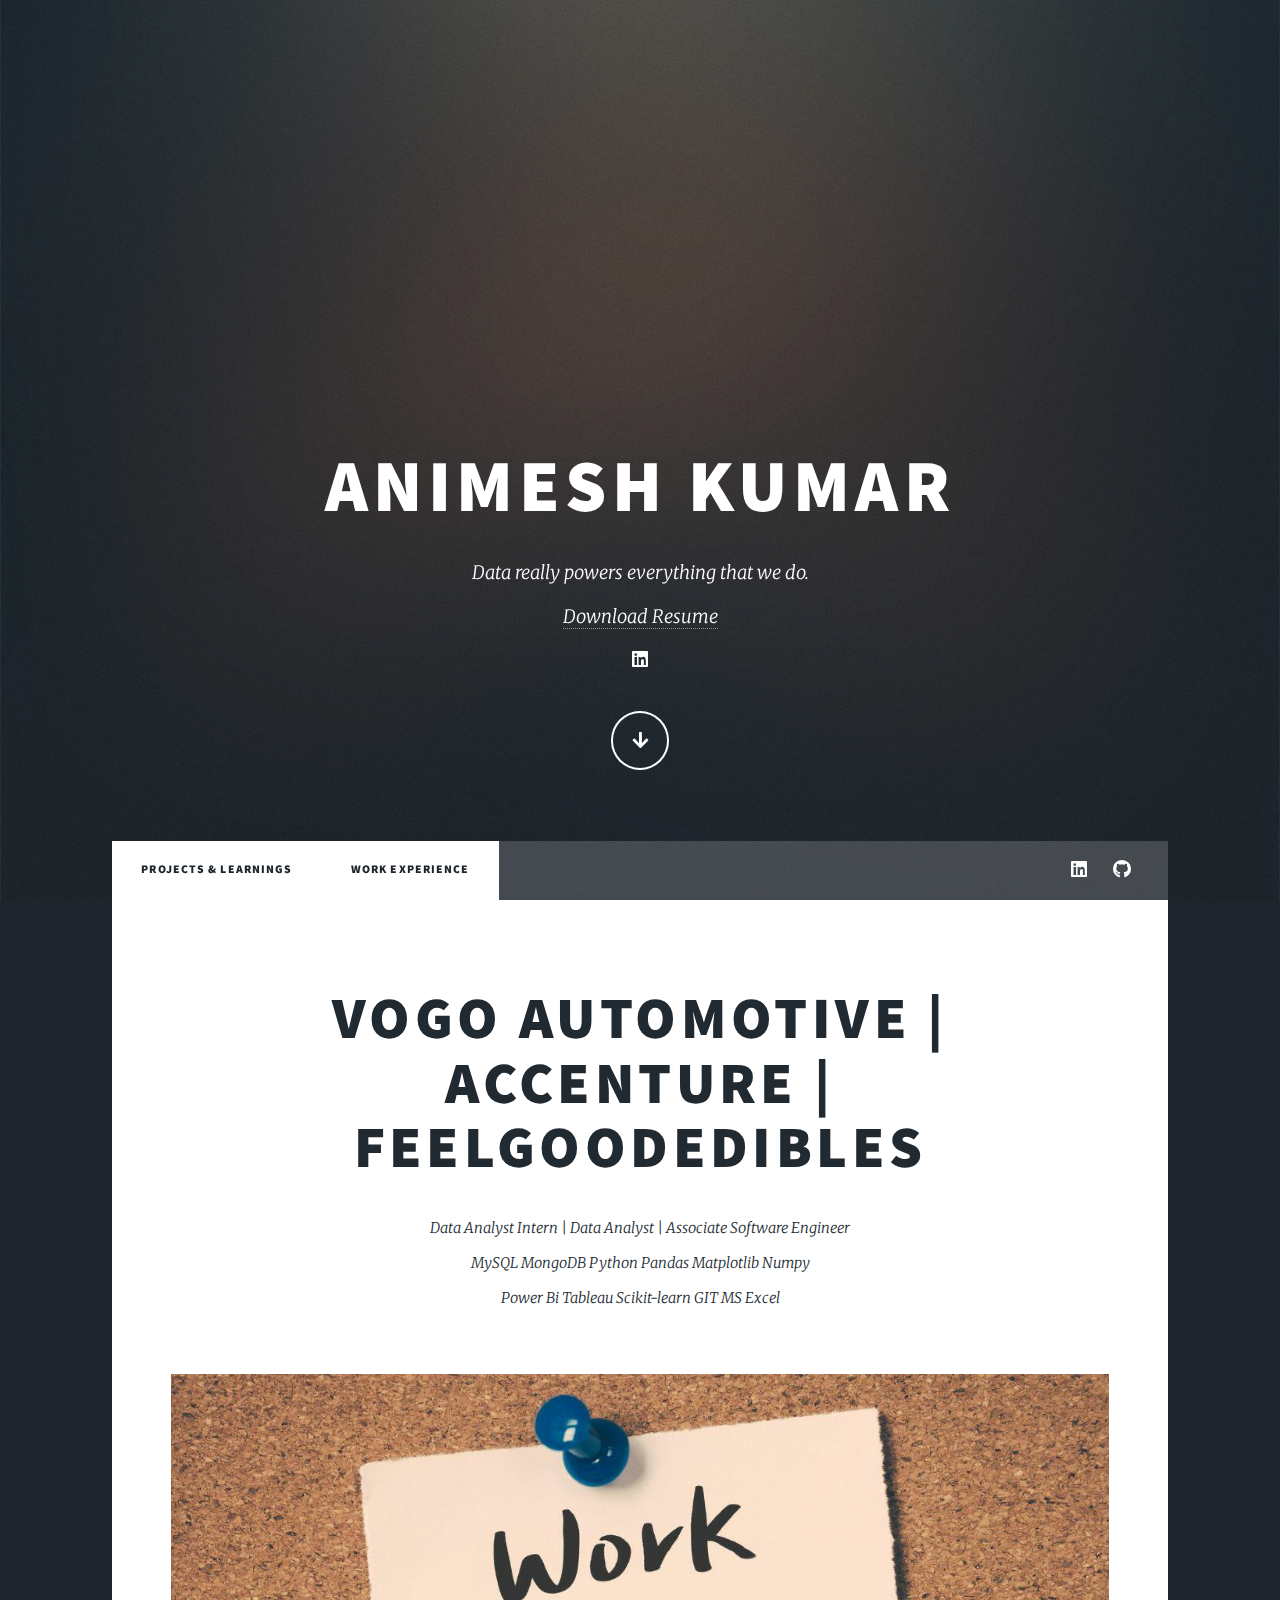
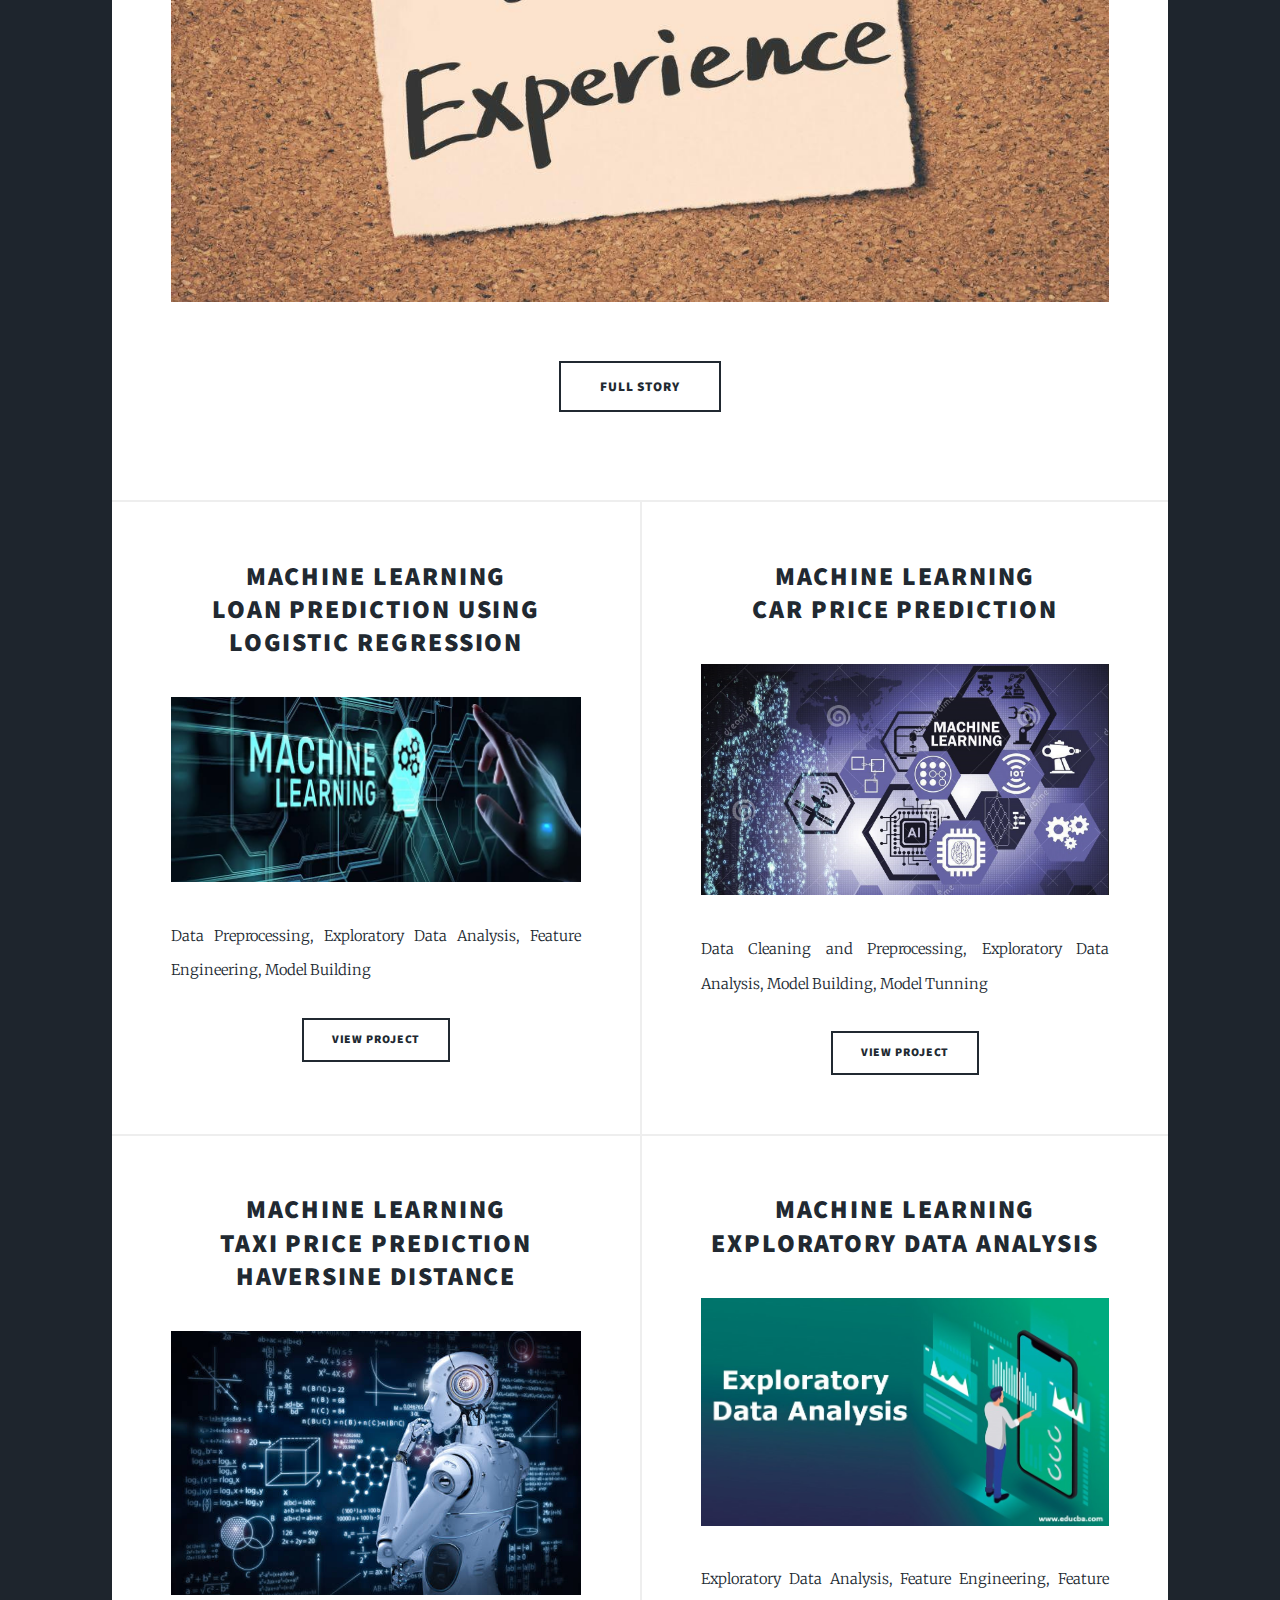
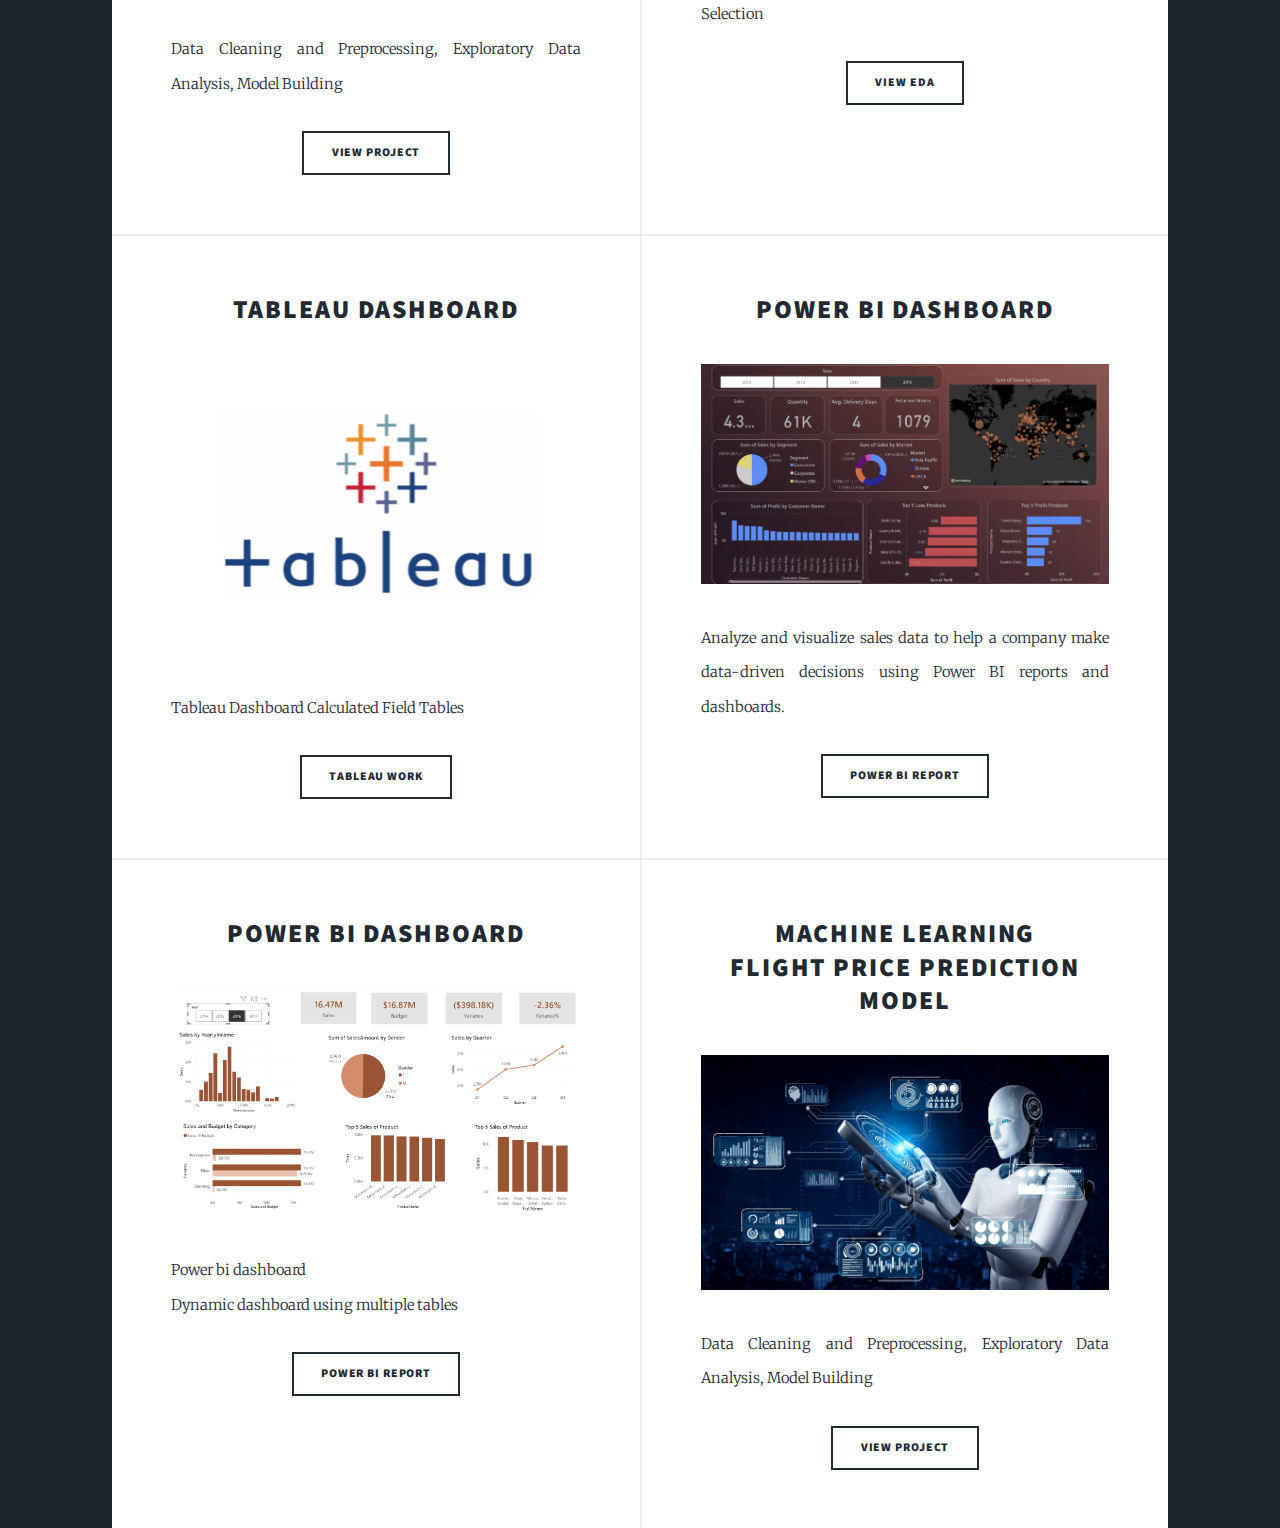
<file: index.html>
<!DOCTYPE HTML>
<!--
	Animesh Kumar
	The University of Texas at Dallas
	Power BI | Tableau | MYSQL | PYTHON | PANDAS
-->
<html>
	<head>
		<title>Anmesh Portfolio</title>
		<meta charset="utf-8" />
		<meta name="viewport" content="width=device-width, initial-scale=1, user-scalable=no" />
		<link rel="stylesheet" href="assets/css/main.css" />
		<noscript><link rel="stylesheet" href="assets/css/noscript.css" /></noscript>
	</head>
	<body class="is-preload">

		<!-- Wrapper -->
			<div id="wrapper" class="fade-in">

				<!-- Intro -->
					<div id="intro">
						<h1>Animesh Kumar</h1>
						<p>Data really powers everything that we do.<br />
							<a href="portfolio files\Animesh_resume2.pdf" class="btn-rounded-white" target="_blank" >Download Resume</a><br />
							<a href="https://www.linkedin.com/in/animesh-kumar-6bb639131/" class="icon brands fa-linkedin"><span class="label">Linkedin</span></a></p>
						<ul class="actions">
							<li><a href="#header" class="button icon solid solo fa-arrow-down scrolly">Continue</a></li>
						</ul>
					</div>

				<!-- Header -->
					<header id="header">
						<a href="index.html" class="logo">My Portfolio</a>
						<!-- <li><a href="elements.html">Elements Reference</a></li> -->

					</header>

				<!-- Nav -->
					<nav id="nav">
						<ul class="links">
							<li class="active"><a href="index.html">Projects & Learnings</a></li>
							<li class="active"><a href="elements.html">Work Experience</a></li>

						</ul>
						<ul class="icons">
							<li><a href="https://www.linkedin.com/in/animesh-kumar-6bb639131/" class="icon brands fa-linkedin"><span class="label">Linkedin</span></a></li>
							<li><a href="https://github.com/Animesh1996" class="icon brands fa-github"><span class="label">GitHub</span></a></li>
						</ul>
					</nav>

				<!-- Main -->
					<div id="main">

						<!-- Featured Post -->
							<article class="post featured">
								<header class="major">
									
									<h2><a href="#">Vogo Automotive | Accenture | <br />
									FeelGoodEdibles</a></h2>
									<p>Data Analyst Intern | Data Analyst | Associate Software Engineer<br />
									MySQL MongoDB Python Pandas Matplotlib Numpy <br />
									Power Bi Tableau Scikit-learn GIT MS Excel </p>
								</header>
								<a href="#" class="image main"><img src="portfolio files\work_experience (1).jpg" alt="" /></a>
								<ul class="actions special">
									<li><a href="#" class="button large">Full Story</a></li>
								</ul>
							</article>

						<!-- Posts -->
							<section class="posts">
								<article>
									<header>
										<h2><a href="#">Machine Learning<br />
										Loan prediction using Logistic Regression</a></h2>
									</header>
									<a href="#" class="image fit"><img src="portfolio files\machine_learning1.1.jpeg" alt="" /></a>
									<p> Data Preprocessing, Exploratory Data Analysis, Feature Engineering, Model Building </p>
									<ul class="actions special">
										<li><a href="https://github.com/Animesh1996/Loan_approval/blob/main/Loan_approval/Loan_approvalpyfile.ipynb" class="button">View Project</a></li>
									</ul>
								</article>
								<article>
									<header>
										<h2><a href="#">Machine Learning<br />
										Car price prediction</a></h2>
									</header>
									<a href="#" class="image fit"><img src="portfolio files\machine_learning2.1.png" alt="" /></a>
									<p> Data Cleaning and Preprocessing, Exploratory Data Analysis, Model Building, Model Tunning </p>
									<ul class="actions special">
										<li><a href="https://github.com/Animesh1996/ML-project/blob/main/carpricepred.ipynb" class="button">View Project</a></li>
									</ul>
								</article>
								<article>
									<header>
										<h2><a href="#">Machine Learning<br />
										Taxi price prediction Haversine distance</a></h2>
									</header>
									<a href="#" class="image fit"><img src="portfolio files\machine_learning2.jpg" alt="" /></a>
									<p>Data Cleaning and Preprocessing, Exploratory Data Analysis, Model Building</p>
									<ul class="actions special">
										<li><a href="https://github.com/Animesh1996/ML-project/blob/main/taxipricepred.ipynb" class="button">View Project</a></li>
									</ul>
								</article>
								<article>
									<header>
								
										<h2><a href="#">Machine Learning<br />
										Exploratory data Analysis</a></h2>
									</header>
									<a href="#" class="image fit"><img src="portfolio files\exploratory-data-analysis.jpg" alt="" /></a>
									<p>Exploratory Data Analysis, Feature Engineering, Feature Selection</p>
									<ul class="actions special">
										<li><a href="https://github.com/Animesh1996/EDA_houseprice/blob/main/EDA_Advhouseprice.ipynb" class="button">View EDA</a></li>
									</ul>
								</article>
								<article>
									<header>
										<h2><a href="#">Tableau Dashboard<br />
										</a></h2>
									</header>
									<a href="#" class="image fit"><img src="portfolio files\Tableau_image.png" alt="" /></a>
									<p> Tableau Dashboard Calculated Field Tables</p>
									<ul class="actions special">
										<li><a href="https://public.tableau.com/app/profile/animesh.kumar5714" class="button">Tableau Work</a></li>
									</ul>
								</article>
								<article>
									<header>
										<h2><a href="#">Power BI Dashboard<br />
										</a></h2>
									</header>
									<a href="#" class="image fit"><img src="portfolio files\powerbiimage2.png" alt="" /></a>
									<p>Analyze and visualize sales data to help a company make data-driven decisions using Power BI reports and dashboards.</p>
									<ul class="actions special">
										<li><a href="https://app.powerbi.com/view?r=eyJrIjoiZTMyMGZiNTItYTJhMC00NzljLTg3M2UtODFhMDVmNjIxYTI2IiwidCI6IjhkMjgxZDFkLTljNGQtNGJmNy1iMTZlLTAzMmQxNWRlOWY2YyIsImMiOjN9" class="button">Power BI report</a></li>
									</ul>
								</article>
								<article>
									<header>
										<h2><a href="#">Power Bi Dashboard<br />
										</a></h2>
									</header>
									<a href="#" class="image fit"><img src="portfolio files\powerbiimage3.png" alt="" /></a>
									<p>Power bi dashboard<br />
									Dynamic dashboard using multiple tables</p>
									<ul class="actions special">
										<li><a href="https://app.powerbi.com/view?r=eyJrIjoiZjRjNjJkYTItNmZiYi00YjA4LWI5YmItZmU0MzIxZDM0MTEwIiwidCI6IjhkMjgxZDFkLTljNGQtNGJmNy1iMTZlLTAzMmQxNWRlOWY2YyIsImMiOjN9" class="button">Power BI report</a></li>
									</ul>
								</article>
								<article>
									<header>
										<h2><a href="#">Machine Learning<br />
										Flight Price Prediction Model</a></h2>
									</header>
									<a href="#" class="image fit"><img src="portfolio files\ml_flightpred.jpg" alt="" /></a>
									<p>Data Cleaning and Preprocessing, Exploratory Data Analysis, Model Building</p>
									<ul class="actions special">
										<li><a href="https://github.com/Animesh1996/Flight_pricePred/blob/main/Flight_price_prediction.ipynb" class="button">View Project</a></li>
									</ul>
								</article>
								
								
							</section>

					</div>

				

			</div>

		<!-- Scripts -->
			<script src="assets/js/jquery.min.js"></script>
			<script src="assets/js/jquery.scrollex.min.js"></script>
			<script src="assets/js/jquery.scrolly.min.js"></script>
			<script src="assets/js/browser.min.js"></script>
			<script src="assets/js/breakpoints.min.js"></script>
			<script src="assets/js/util.js"></script>
			<script src="assets/js/main.js"></script>

	</body>
</html>
</file>
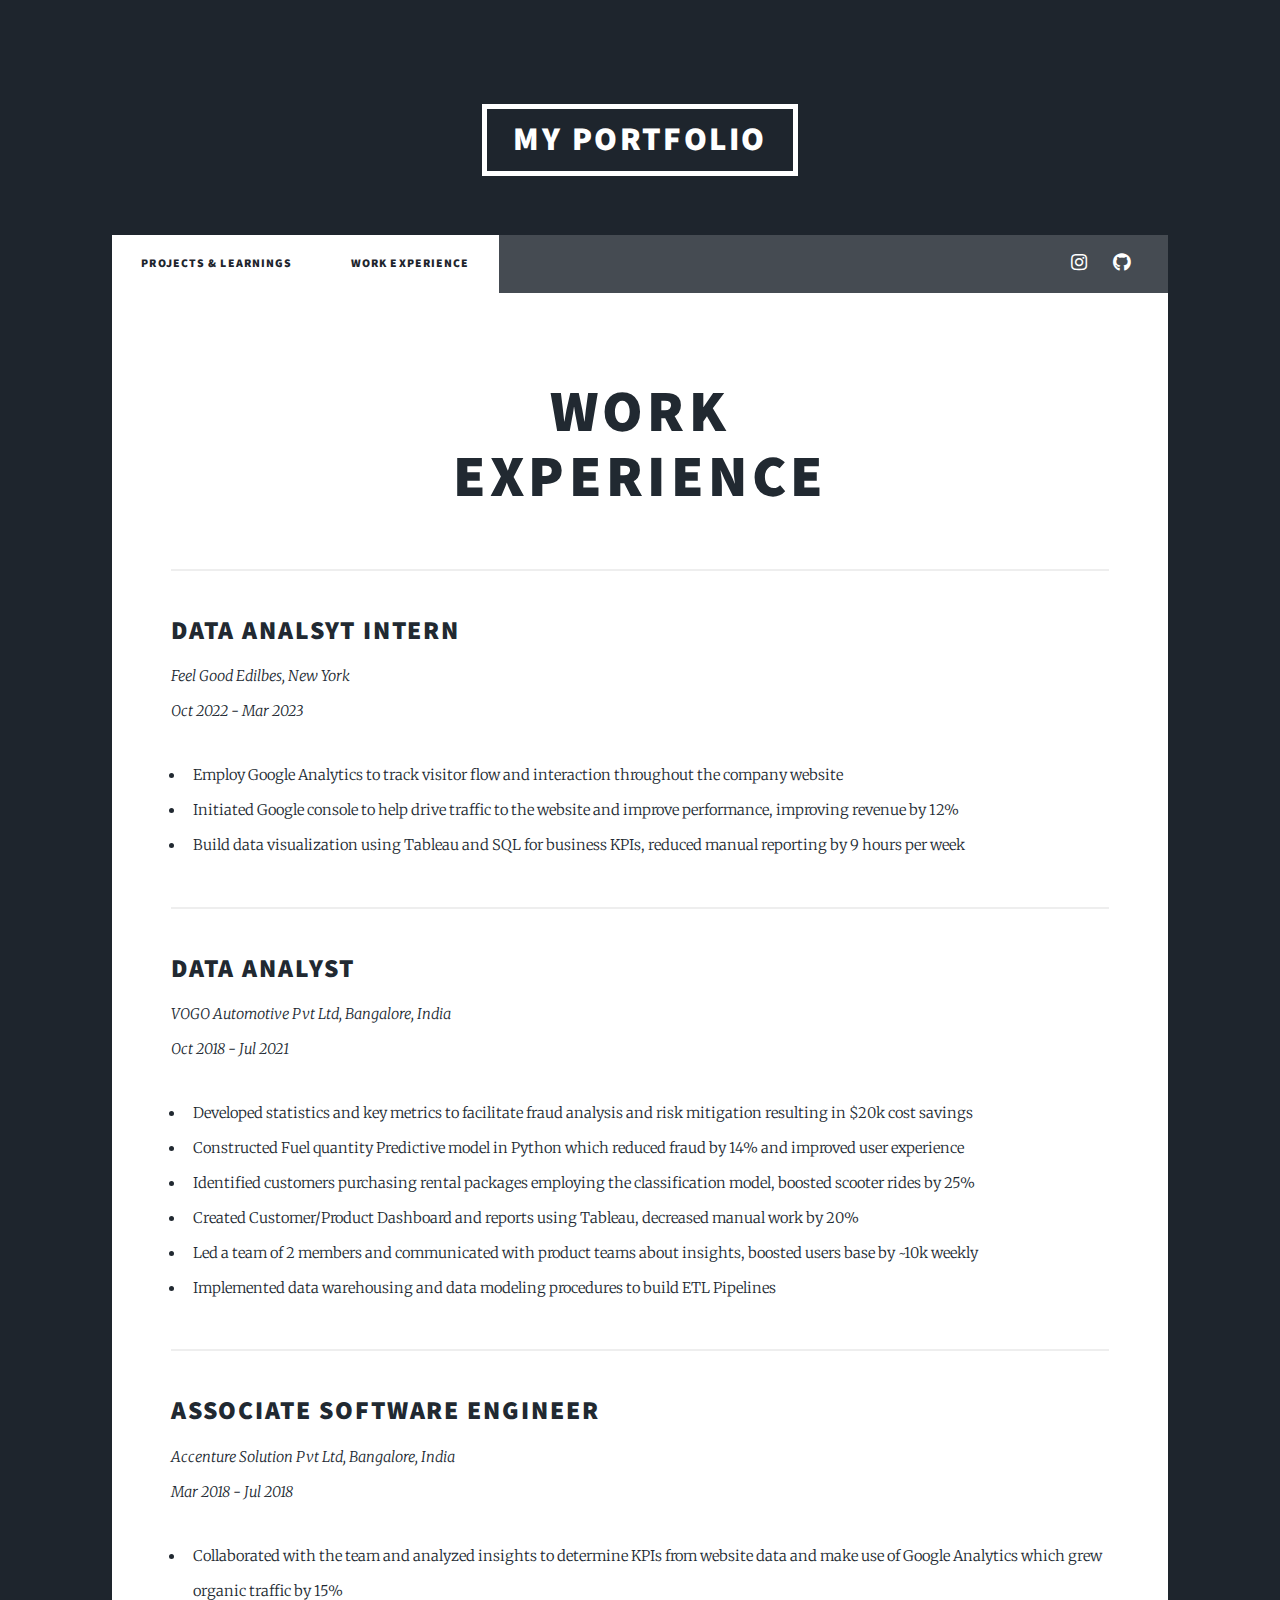
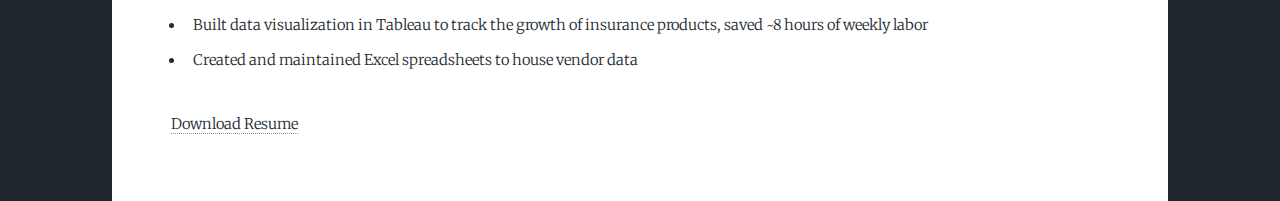
<file: elements.html>
<!DOCTYPE HTML>
<!--
	Massively by HTML5 UP
	html5up.net | @ajlkn
	Free for personal and commercial use under the CCA 3.0 license (html5up.net/license)
-->
<html>
	<head>
		<title></title>
		<meta charset="utf-8" />
		<meta name="viewport" content="width=device-width, initial-scale=1, user-scalable=no" />
		<link rel="stylesheet" href="assets/css/main.css" />
		<noscript><link rel="stylesheet" href="assets/css/noscript.css" /></noscript>
	</head>
	<body class="is-preload">

		<!-- Wrapper -->
			<div id="wrapper">

				<!-- Header -->
					<header id="header">
						<a href="index.html" class="logo">My Portfolio</a>
					</header>

				<!-- Nav -->
					<nav id="nav">
						<ul class="links">
							<li class="active"><a href="index.html">Projects & Learnings</a></li>
							<li class="active"><a href="elements.html">Work Experience</a></li>
						</ul>
						<ul class="icons">
							<li><a href="#" class="icon brands fa-instagram"><span class="label">Instagram</span></a></li>
							<li><a href="#" class="icon brands fa-github"><span class="label">GitHub</span></a></li>
						</ul>
					</nav>

				<!-- Main -->
					<div id="main">

						<!-- Post -->
							<section class="post">
								<header class="major">
									<h1>Work<br />
									Experience</h1>
								</header>

								<!-- Text stuff -->
																	
									<hr />
									<header>
										<h2>Data Analsyt Intern</h2>
										<p>Feel Good Edilbes, New York<br/>
									    Oct 2022 - Mar 2023</p>
										<h3></h3>
											<ul>
												<li>Employ Google Analytics to track visitor flow and interaction throughout the company website</li>
												<li>Initiated Google console to help drive traffic to the website and improve performance, improving revenue by 12%</li>
												<li>Build data visualization using Tableau and SQL for business KPIs, reduced manual reporting by 9 hours per week</li>
												
											</ul>
									</header>
									<hr />
									<header>
										<h2>Data Analyst</h2>
										<p>VOGO Automotive Pvt Ltd, Bangalore, India<br />      
											                        Oct 2018 - Jul 2021      </p>
										<h3></h3>
											<ul>                                                                    
												<li>Developed statistics and key metrics to facilitate fraud analysis and risk mitigation resulting in $20k cost savings</li>
												<li>Constructed Fuel quantity Predictive model in Python which reduced fraud by 14% and improved user experience</li>
												<li>Identified customers purchasing rental packages employing the classification model, boosted scooter rides by 25%</li>
												<li>Created Customer/Product Dashboard and reports using Tableau, decreased manual work by 20%</li>
												<li>Led a team of 2 members and communicated with product teams about insights, boosted users base by ~10k weekly</li>
												<li>Implemented data warehousing and data modeling procedures to build ETL Pipelines</li>
											</ul>
									</header>
									<hr />
									<header>
										<h2>Associate Software Engineer</h2>
										<p>Accenture Solution Pvt Ltd, Bangalore, India <br />
										Mar 2018 - Jul 2018</p>
										<h3></h3>
											<ul>
												<li>Collaborated with the team and analyzed insights to determine KPIs from website data and make use of Google Analytics which grew organic traffic by 15%</li>
												<li>Built data visualization in Tableau to track the growth of insurance products, saved ~8 hours of weekly labor</li>
												<li>Created and maintained Excel spreadsheets to house vendor data</li>
												
											</ul>
									</header>
									<a href="portfolio files\Animesh_resume2.pdf" class="btn-rounded-white" target="_blank" >Download Resume</a><br />
</file>
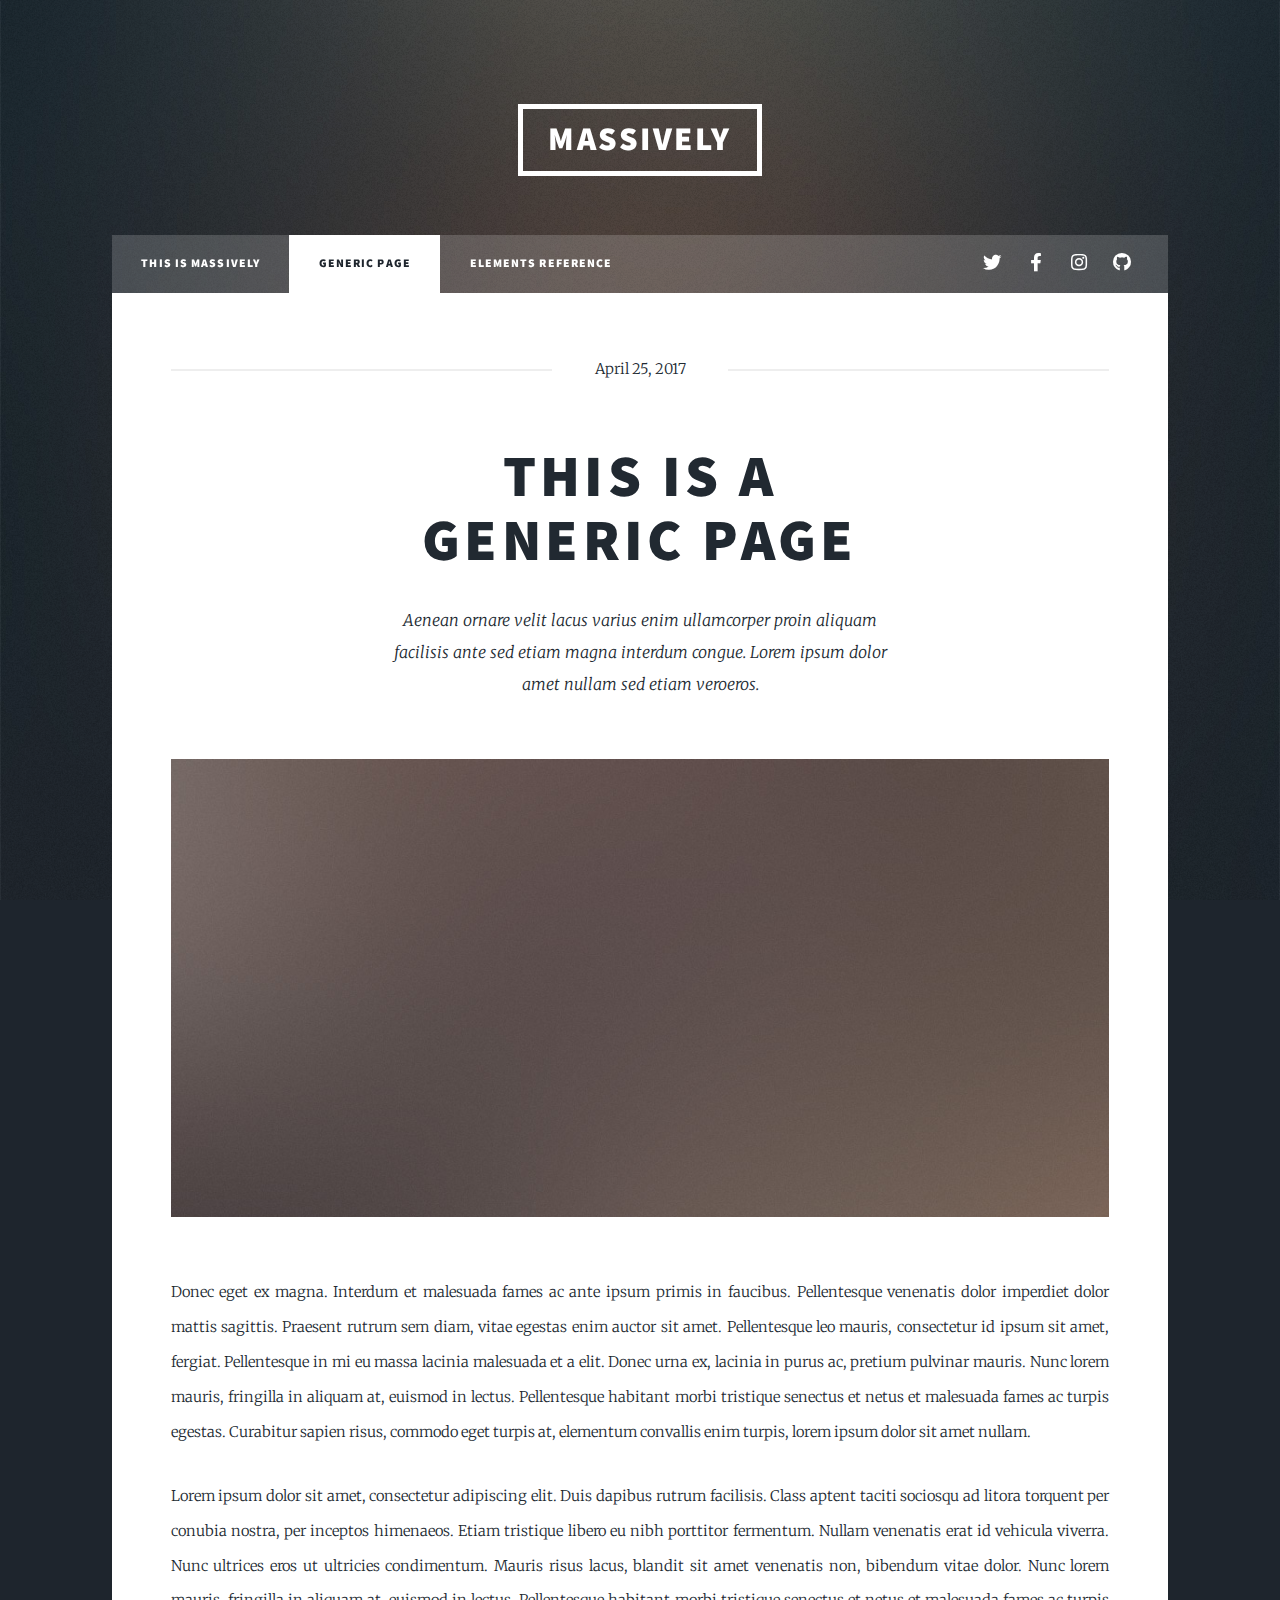
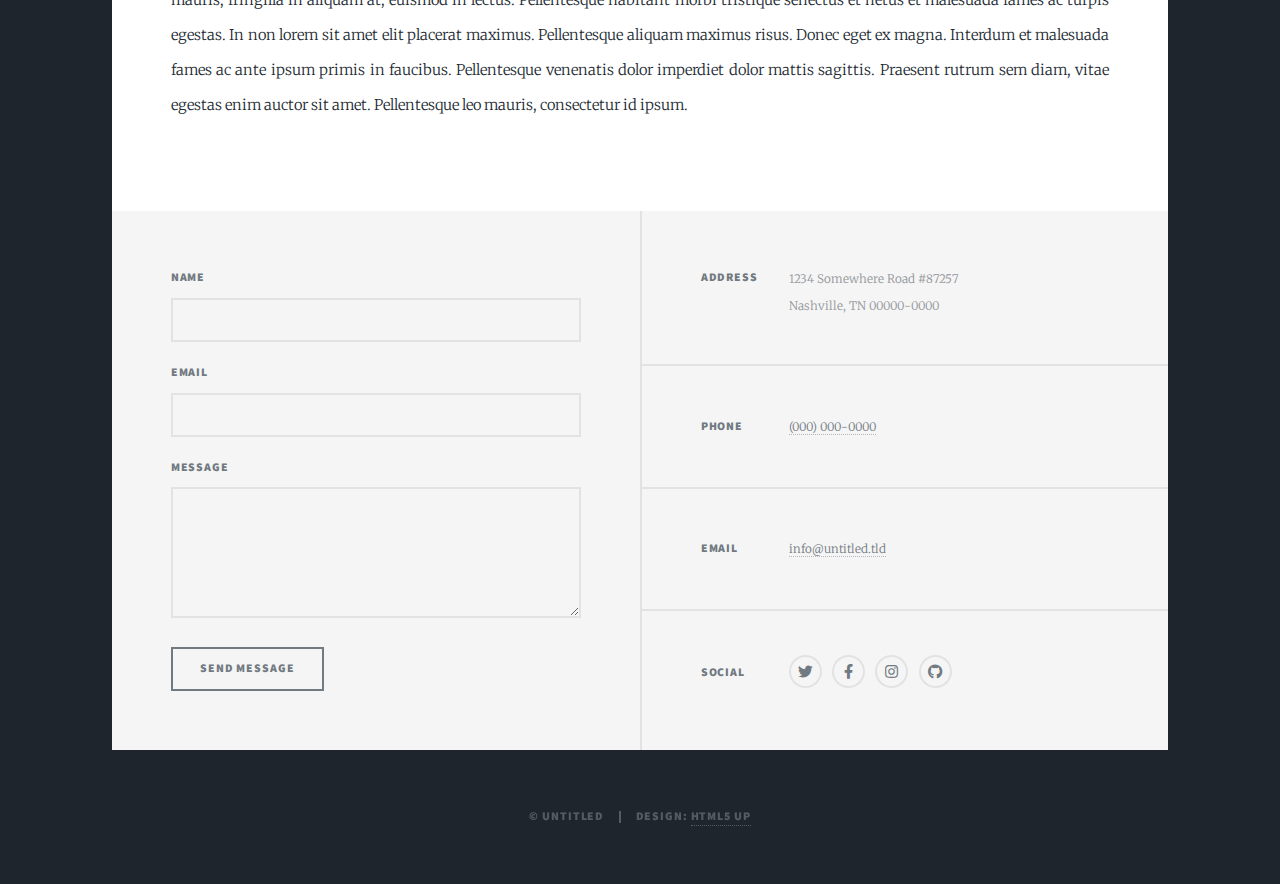
<file: generic.html>
<!DOCTYPE HTML>
<!--
	Massively by HTML5 UP
	html5up.net | @ajlkn
	Free for personal and commercial use under the CCA 3.0 license (html5up.net/license)
-->
<html>
	<head>
		<title>Generic Page - Massively by HTML5 UP</title>
		<meta charset="utf-8" />
		<meta name="viewport" content="width=device-width, initial-scale=1, user-scalable=no" />
		<link rel="stylesheet" href="assets/css/main.css" />
		<noscript><link rel="stylesheet" href="assets/css/noscript.css" /></noscript>
	</head>
	<body class="is-preload">

		<!-- Wrapper -->
			<div id="wrapper">

				<!-- Header -->
					<header id="header">
						<a href="index.html" class="logo">Massively</a>
					</header>

				<!-- Nav -->
					<nav id="nav">
						<ul class="links">
							<li><a href="index.html">This is Massively</a></li>
							<li class="active"><a href="generic.html">Generic Page</a></li>
							<li><a href="elements.html">Elements Reference</a></li>
						</ul>
						<ul class="icons">
							<li><a href="#" class="icon brands fa-twitter"><span class="label">Twitter</span></a></li>
							<li><a href="#" class="icon brands fa-facebook-f"><span class="label">Facebook</span></a></li>
							<li><a href="#" class="icon brands fa-instagram"><span class="label">Instagram</span></a></li>
							<li><a href="#" class="icon brands fa-github"><span class="label">GitHub</span></a></li>
						</ul>
					</nav>

				<!-- Main -->
					<div id="main">

						<!-- Post -->
							<section class="post">
								<header class="major">
									<span class="date">April 25, 2017</span>
									<h1>This is a<br />
									Generic Page</h1>
									<p>Aenean ornare velit lacus varius enim ullamcorper proin aliquam<br />
									facilisis ante sed etiam magna interdum congue. Lorem ipsum dolor<br />
									amet nullam sed etiam veroeros.</p>
								</header>
								<div class="image main"><img src="images/pic01.jpg" alt="" /></div>
								<p>Donec eget ex magna. Interdum et malesuada fames ac ante ipsum primis in faucibus. Pellentesque venenatis dolor imperdiet dolor mattis sagittis. Praesent rutrum sem diam, vitae egestas enim auctor sit amet. Pellentesque leo mauris, consectetur id ipsum sit amet, fergiat. Pellentesque in mi eu massa lacinia malesuada et a elit. Donec urna ex, lacinia in purus ac, pretium pulvinar mauris. Nunc lorem mauris, fringilla in aliquam at, euismod in lectus. Pellentesque habitant morbi tristique senectus et netus et malesuada fames ac turpis egestas. Curabitur sapien risus, commodo eget turpis at, elementum convallis enim turpis, lorem ipsum dolor sit amet nullam.</p>
								<p>Lorem ipsum dolor sit amet, consectetur adipiscing elit. Duis dapibus rutrum facilisis. Class aptent taciti sociosqu ad litora torquent per conubia nostra, per inceptos himenaeos. Etiam tristique libero eu nibh porttitor fermentum. Nullam venenatis erat id vehicula viverra. Nunc ultrices eros ut ultricies condimentum. Mauris risus lacus, blandit sit amet venenatis non, bibendum vitae dolor. Nunc lorem mauris, fringilla in aliquam at, euismod in lectus. Pellentesque habitant morbi tristique senectus et netus et malesuada fames ac turpis egestas. In non lorem sit amet elit placerat maximus. Pellentesque aliquam maximus risus. Donec eget ex magna. Interdum et malesuada fames ac ante ipsum primis in faucibus. Pellentesque venenatis dolor imperdiet dolor mattis sagittis. Praesent rutrum sem diam, vitae egestas enim auctor sit amet. Pellentesque leo mauris, consectetur id ipsum.</p>
							</section>

					</div>

				<!-- Footer -->
					<footer id="footer">
						<section>
							<form method="post" action="#">
								<div class="fields">
									<div class="field">
										<label for="name">Name</label>
										<input type="text" name="name" id="name" />
									</div>
									<div class="field">
										<label for="email">Email</label>
										<input type="text" name="email" id="email" />
									</div>
									<div class="field">
										<label for="message">Message</label>
										<textarea name="message" id="message" rows="3"></textarea>
									</div>
								</div>
								<ul class="actions">
									<li><input type="submit" value="Send Message" /></li>
								</ul>
							</form>
						</section>
						<section class="split contact">
							<section class="alt">
								<h3>Address</h3>
								<p>1234 Somewhere Road #87257<br />
								Nashville, TN 00000-0000</p>
							</section>
							<section>
								<h3>Phone</h3>
								<p><a href="#">(000) 000-0000</a></p>
							</section>
							<section>
								<h3>Email</h3>
								<p><a href="#">info@untitled.tld</a></p>
							</section>
							<section>
								<h3>Social</h3>
								<ul class="icons alt">
									<li><a href="#" class="icon brands alt fa-twitter"><span class="label">Twitter</span></a></li>
									<li><a href="#" class="icon brands alt fa-facebook-f"><span class="label">Facebook</span></a></li>
									<li><a href="#" class="icon brands alt fa-instagram"><span class="label">Instagram</span></a></li>
									<li><a href="#" class="icon brands alt fa-github"><span class="label">GitHub</span></a></li>
								</ul>
							</section>
						</section>
					</footer>

				<!-- Copyright -->
					<div id="copyright">
						<ul><li>&copy; Untitled</li><li>Design: <a href="https://html5up.net">HTML5 UP</a></li></ul>
					</div>

			</div>

		<!-- Scripts -->
			<script src="assets/js/jquery.min.js"></script>
			<script src="assets/js/jquery.scrollex.min.js"></script>
			<script src="assets/js/jquery.scrolly.min.js"></script>
			<script src="assets/js/browser.min.js"></script>
			<script src="assets/js/breakpoints.min.js"></script>
			<script src="assets/js/util.js"></script>
			<script src="assets/js/main.js"></script>

	</body>
</html>
</file>
<file: assets/css/main.css>
@import url(fontawesome-all.min.css);
@import url("https://fonts.googleapis.com/css?family=Merriweather:300,700,300italic,700italic|Source+Sans+Pro:900");

/*
	Massively by HTML5 UP
	html5up.net | @ajlkn
	Free for personal and commercial use under the CCA 3.0 license (html5up.net/license)
*/

html, body, div, span, applet, object,
iframe, h1, h2, h3, h4, h5, h6, p, blockquote,
pre, a, abbr, acronym, address, big, cite,
code, del, dfn, em, img, ins, kbd, q, s, samp,
small, strike, strong, sub, sup, tt, var, b,
u, i, center, dl, dt, dd, ol, ul, li, fieldset,
form, label, legend, table, caption, tbody,
tfoot, thead, tr, th, td, article, aside,
canvas, details, embed, figure, figcaption,
footer, header, hgroup, menu, nav, output, ruby,
section, summary, time, mark, audio, video {
	margin: 0;
	padding: 0;
	border: 0;
	font-size: 100%;
	font: inherit;
	vertical-align: baseline;}

article, aside, details, figcaption, figure,
footer, header, hgroup, menu, nav, section {
	display: block;}

body {
	line-height: 1;
}

ol, ul {
	list-style: none;
}

blockquote, q {
	quotes: none;
}

	blockquote:before, blockquote:after, q:before, q:after {
		content: '';
		content: none;
	}

table {
	border-collapse: collapse;
	border-spacing: 0;
}

body {
	-webkit-text-size-adjust: none;
}

mark {
	background-color: transparent;
	color: inherit;
}

input::-moz-focus-inner {
	border: 0;
	padding: 0;
}

input, select, textarea {
	-moz-appearance: none;
	-webkit-appearance: none;
	-ms-appearance: none;
	appearance: none;
}

/* Basic */

	@-ms-viewport {
		width: device-width;
	}

	body {
		-ms-overflow-style: scrollbar;
	}

	@media screen and (max-width: 480px) {

		html, body {
			min-width: 320px;
		}

	}

	html {
		box-sizing: border-box;
	}

	*, *:before, *:after {
		box-sizing: inherit;
	}

	body {
		background-color: #1e252d;
	}

		body.is-preload *, body.is-preload *:before, body.is-preload *:after {
			-moz-animation: none !important;
			-webkit-animation: none !important;
			-ms-animation: none !important;
			animation: none !important;
			-moz-transition: none !important;
			-webkit-transition: none !important;
			-ms-transition: none !important;
			transition: none !important;
		}

/* Type */

	html {
		font-size: 16pt;
	}

		@media screen and (max-width: 1680px) {

			html {
				font-size: 12pt;
			}

		}

		@media screen and (max-width: 1280px) {

			html {
				font-size: 11pt;
			}

		}

		@media screen and (max-width: 360px) {

			html {
				font-size: 10pt;
			}

		}

	body {
		color: #212931;
	}

	body, input, select, textarea {
		font-family: "Merriweather", Georgia, serif;
		font-weight: 300;
		font-size: 1rem;
		line-height: 2.375;
	}

	a {
		-moz-transition: color 0.2s ease-in-out, background-color 0.2s ease-in-out, border-color 0.2s ease-in-out, box-shadow 0.2s ease-in-out;
		-webkit-transition: color 0.2s ease-in-out, background-color 0.2s ease-in-out, border-color 0.2s ease-in-out, box-shadow 0.2s ease-in-out;
		-ms-transition: color 0.2s ease-in-out, background-color 0.2s ease-in-out, border-color 0.2s ease-in-out, box-shadow 0.2s ease-in-out;
		transition: color 0.2s ease-in-out, background-color 0.2s ease-in-out, border-color 0.2s ease-in-out, box-shadow 0.2s ease-in-out;
		border-bottom: dotted 1px;
		text-decoration: none;
	}

		a:hover {
			border-bottom-color: transparent;
		}

	strong, b {
		font-weight: 600;
	}

	em, i {
		font-style: italic;
	}

	p {
		text-align: justify;
		margin: 0 0 2rem 0;
	}

	h1, h2, h3, h4, h5, h6 {
		font-family: "Source Sans Pro", Helvetica, sans-serif;
		font-weight: 900;
		line-height: 1.5;
		letter-spacing: 0.075em;
		text-transform: uppercase;
		margin: 0 0 1rem 0;
	}

		h1 a, h2 a, h3 a, h4 a, h5 a, h6 a {
			border-bottom: 0;
			color: inherit;
			text-decoration: none;
		}

	h1 {
		font-size: 4rem;
		line-height: 1.1;
		margin: 0 0 2rem 0;
	}

	h2 {
		font-size: 1.75rem;
		line-height: 1.3;
		margin: 0 0 1.5rem 0;
	}

	h3 {
		font-size: 1.25rem;
		margin: 0 0 1.5rem 0;
	}

	h4 {
		font-size: 1rem;
	}

	h5 {
		font-size: 0.9rem;
	}

	h6 {
		font-size: 0.8rem;
	}

	sub {
		font-size: 0.8rem;
		position: relative;
		top: 0.5rem;
	}

	sup {
		font-size: 0.8rem;
		position: relative;
		top: -0.5rem;
	}

	blockquote {
		border-left: solid 4px;
		font-style: italic;
		margin: 0 0 2rem 0;
		padding: 0.5rem 0 0.5rem 2rem;
	}

	code {
		border: solid 2px;
		font-family: "Courier New", monospace;
		font-size: 0.9rem;
		margin: 0 0.25rem;
		padding: 0.25rem 0.65rem;
	}

	pre {
		-webkit-overflow-scrolling: touch;
		font-family: "Courier New", monospace;
		font-size: 0.9rem;
		margin: 0 0 2rem 0;
	}

		pre code {
			display: block;
			line-height: 1.75;
			padding: 1rem 1.5rem;
			overflow-x: auto;
		}

	hr {
		border: 0;
		border-bottom: solid 2px;
		margin: 3rem 0;
	}

		hr.major {
			margin: 5rem 0;
		}

	.align-left {
		text-align: left;
	}

	.align-center {
		text-align: center;
	}

	.align-right {
		text-align: right;
	}

	input, select, textarea {
		color: #212931;
	}

	a {
		color: #212931;
		border-bottom-color: rgba(33, 41, 49, 0.5);
	}

		a:hover {
			border-bottom-color: transparent;
			color: #18bfef !important;
		}

	strong, b {
		color: #212931;
	}

	h1, h2, h3, h4, h5, h6 {
		color: #212931;
	}

	blockquote {
		border-left-color: #eeeeee;
	}

	code {
		background: rgba(220, 220, 220, 0.25);
		border-color: #eeeeee;
	}

	hr {
		border-bottom-color: #eeeeee;
	}

/* Row */

	.row {
		display: flex;
		flex-wrap: wrap;
		box-sizing: border-box;
		align-items: stretch;
	}

		.row > * {
			box-sizing: border-box;
		}

		.row.gtr-uniform > * > :last-child {
			margin-bottom: 0;
		}

		.row.aln-left {
			justify-content: flex-start;
		}

		.row.aln-center {
			justify-content: center;
		}

		.row.aln-right {
			justify-content: flex-end;
		}

		.row.aln-top {
			align-items: flex-start;
		}

		.row.aln-middle {
			align-items: center;
		}

		.row.aln-bottom {
			align-items: flex-end;
		}

		.row > .imp {
			order: -1;
		}

		.row > .col-1 {
			width: 8.33333%;
		}

		.row > .off-1 {
			margin-left: 8.33333%;
		}

		.row > .col-2 {
			width: 16.66667%;
		}

		.row > .off-2 {
			margin-left: 16.66667%;
		}

		.row > .col-3 {
			width: 25%;
		}

		.row > .off-3 {
			margin-left: 25%;
		}

		.row > .col-4 {
			width: 33.33333%;
		}

		.row > .off-4 {
			margin-left: 33.33333%;
		}

		.row > .col-5 {
			width: 41.66667%;
		}

		.row > .off-5 {
			margin-left: 41.66667%;
		}

		.row > .col-6 {
			width: 50%;
		}

		.row > .off-6 {
			margin-left: 50%;
		}

		.row > .col-7 {
			width: 58.33333%;
		}

		.row > .off-7 {
			margin-left: 58.33333%;
		}

		.row > .col-8 {
			width: 66.66667%;
		}

		.row > .off-8 {
			margin-left: 66.66667%;
		}

		.row > .col-9 {
			width: 75%;
		}

		.row > .off-9 {
			margin-left: 75%;
		}

		.row > .col-10 {
			width: 83.33333%;
		}

		.row > .off-10 {
			margin-left: 83.33333%;
		}

		.row > .col-11 {
			width: 91.66667%;
		}

		.row > .off-11 {
			margin-left: 91.66667%;
		}

		.row > .col-12 {
			width: 100%;
		}

		.row > .off-12 {
			margin-left: 100%;
		}

		.row.gtr-0 {
			margin-top: 0;
			margin-left: 0rem;
		}

			.row.gtr-0 > * {
				padding: 0 0 0 0rem;
			}

			.row.gtr-0.gtr-uniform {
				margin-top: 0rem;
			}

				.row.gtr-0.gtr-uniform > * {
					padding-top: 0rem;
				}

		.row.gtr-25 {
			margin-top: 0;
			margin-left: -0.375rem;
		}

			.row.gtr-25 > * {
				padding: 0 0 0 0.375rem;
			}

			.row.gtr-25.gtr-uniform {
				margin-top: -0.375rem;
			}

				.row.gtr-25.gtr-uniform > * {
					padding-top: 0.375rem;
				}

		.row.gtr-50 {
			margin-top: 0;
			margin-left: -0.75rem;
		}

			.row.gtr-50 > * {
				padding: 0 0 0 0.75rem;
			}

			.row.gtr-50.gtr-uniform {
				margin-top: -0.75rem;
			}

				.row.gtr-50.gtr-uniform > * {
					padding-top: 0.75rem;
				}

		.row {
			margin-top: 0;
			margin-left: -1.5rem;
		}

			.row > * {
				padding: 0 0 0 1.5rem;
			}

			.row.gtr-uniform {
				margin-top: -1.5rem;
			}

				.row.gtr-uniform > * {
					padding-top: 1.5rem;
				}

		.row.gtr-150 {
			margin-top: 0;
			margin-left: -2.25rem;
		}

			.row.gtr-150 > * {
				padding: 0 0 0 2.25rem;
			}

			.row.gtr-150.gtr-uniform {
				margin-top: -2.25rem;
			}

				.row.gtr-150.gtr-uniform > * {
					padding-top: 2.25rem;
				}

		.row.gtr-200 {
			margin-top: 0;
			margin-left: -3rem;
		}

			.row.gtr-200 > * {
				padding: 0 0 0 3rem;
			}

			.row.gtr-200.gtr-uniform {
				margin-top: -3rem;
			}

				.row.gtr-200.gtr-uniform > * {
					padding-top: 3rem;
				}

		@media screen and (max-width: 1680px) {

			.row {
				display: flex;
				flex-wrap: wrap;
				box-sizing: border-box;
				align-items: stretch;
			}

				.row > * {
					box-sizing: border-box;
				}

				.row.gtr-uniform > * > :last-child {
					margin-bottom: 0;
				}

				.row.aln-left {
					justify-content: flex-start;
				}

				.row.aln-center {
					justify-content: center;
				}

				.row.aln-right {
					justify-content: flex-end;
				}

				.row.aln-top {
					align-items: flex-start;
				}

				.row.aln-middle {
					align-items: center;
				}

				.row.aln-bottom {
					align-items: flex-end;
				}

				.row > .imp-xlarge {
					order: -1;
				}

				.row > .col-1-xlarge {
					width: 8.33333%;
				}

				.row > .off-1-xlarge {
					margin-left: 8.33333%;
				}

				.row > .col-2-xlarge {
					width: 16.66667%;
				}

				.row > .off-2-xlarge {
					margin-left: 16.66667%;
				}

				.row > .col-3-xlarge {
					width: 25%;
				}

				.row > .off-3-xlarge {
					margin-left: 25%;
				}

				.row > .col-4-xlarge {
					width: 33.33333%;
				}

				.row > .off-4-xlarge {
					margin-left: 33.33333%;
				}

				.row > .col-5-xlarge {
					width: 41.66667%;
				}

				.row > .off-5-xlarge {
					margin-left: 41.66667%;
				}

				.row > .col-6-xlarge {
					width: 50%;
				}

				.row > .off-6-xlarge {
					margin-left: 50%;
				}

				.row > .col-7-xlarge {
					width: 58.33333%;
				}

				.row > .off-7-xlarge {
					margin-left: 58.33333%;
				}

				.row > .col-8-xlarge {
					width: 66.66667%;
				}

				.row > .off-8-xlarge {
					margin-left: 66.66667%;
				}

				.row > .col-9-xlarge {
					width: 75%;
				}

				.row > .off-9-xlarge {
					margin-left: 75%;
				}

				.row > .col-10-xlarge {
					width: 83.33333%;
				}

				.row > .off-10-xlarge {
					margin-left: 83.33333%;
				}

				.row > .col-11-xlarge {
					width: 91.66667%;
				}

				.row > .off-11-xlarge {
					margin-left: 91.66667%;
				}

				.row > .col-12-xlarge {
					width: 100%;
				}

				.row > .off-12-xlarge {
					margin-left: 100%;
				}

				.row.gtr-0 {
					margin-top: 0;
					margin-left: 0rem;
				}

					.row.gtr-0 > * {
						padding: 0 0 0 0rem;
					}

					.row.gtr-0.gtr-uniform {
						margin-top: 0rem;
					}

						.row.gtr-0.gtr-uniform > * {
							padding-top: 0rem;
						}

				.row.gtr-25 {
					margin-top: 0;
					margin-left: -0.375rem;
				}

					.row.gtr-25 > * {
						padding: 0 0 0 0.375rem;
					}

					.row.gtr-25.gtr-uniform {
						margin-top: -0.375rem;
					}

						.row.gtr-25.gtr-uniform > * {
							padding-top: 0.375rem;
						}

				.row.gtr-50 {
					margin-top: 0;
					margin-left: -0.75rem;
				}

					.row.gtr-50 > * {
						padding: 0 0 0 0.75rem;
					}

					.row.gtr-50.gtr-uniform {
						margin-top: -0.75rem;
					}

						.row.gtr-50.gtr-uniform > * {
							padding-top: 0.75rem;
						}

				.row {
					margin-top: 0;
					margin-left: -1.5rem;
				}

					.row > * {
						padding: 0 0 0 1.5rem;
					}

					.row.gtr-uniform {
						margin-top: -1.5rem;
					}

						.row.gtr-uniform > * {
							padding-top: 1.5rem;
						}

				.row.gtr-150 {
					margin-top: 0;
					margin-left: -2.25rem;
				}

					.row.gtr-150 > * {
						padding: 0 0 0 2.25rem;
					}

					.row.gtr-150.gtr-uniform {
						margin-top: -2.25rem;
					}

						.row.gtr-150.gtr-uniform > * {
							padding-top: 2.25rem;
						}

				.row.gtr-200 {
					margin-top: 0;
					margin-left: -3rem;
				}

					.row.gtr-200 > * {
						padding: 0 0 0 3rem;
					}

					.row.gtr-200.gtr-uniform {
						margin-top: -3rem;
					}

						.row.gtr-200.gtr-uniform > * {
							padding-top: 3rem;
						}

		}

		@media screen and (max-width: 1280px) {

			.row {
				display: flex;
				flex-wrap: wrap;
				box-sizing: border-box;
				align-items: stretch;
			}

				.row > * {
					box-sizing: border-box;
				}

				.row.gtr-uniform > * > :last-child {
					margin-bottom: 0;
				}

				.row.aln-left {
					justify-content: flex-start;
				}

				.row.aln-center {
					justify-content: center;
				}

				.row.aln-right {
					justify-content: flex-end;
				}

				.row.aln-top {
					align-items: flex-start;
				}

				.row.aln-middle {
					align-items: center;
				}

				.row.aln-bottom {
					align-items: flex-end;
				}

				.row > .imp-large {
					order: -1;
				}

				.row > .col-1-large {
					width: 8.33333%;
				}

				.row > .off-1-large {
					margin-left: 8.33333%;
				}

				.row > .col-2-large {
					width: 16.66667%;
				}

				.row > .off-2-large {
					margin-left: 16.66667%;
				}

				.row > .col-3-large {
					width: 25%;
				}

				.row > .off-3-large {
					margin-left: 25%;
				}

				.row > .col-4-large {
					width: 33.33333%;
				}

				.row > .off-4-large {
					margin-left: 33.33333%;
				}

				.row > .col-5-large {
					width: 41.66667%;
				}

				.row > .off-5-large {
					margin-left: 41.66667%;
				}

				.row > .col-6-large {
					width: 50%;
				}

				.row > .off-6-large {
					margin-left: 50%;
				}

				.row > .col-7-large {
					width: 58.33333%;
				}

				.row > .off-7-large {
					margin-left: 58.33333%;
				}

				.row > .col-8-large {
					width: 66.66667%;
				}

				.row > .off-8-large {
					margin-left: 66.66667%;
				}

				.row > .col-9-large {
					width: 75%;
				}

				.row > .off-9-large {
					margin-left: 75%;
				}

				.row > .col-10-large {
					width: 83.33333%;
				}

				.row > .off-10-large {
					margin-left: 83.33333%;
				}

				.row > .col-11-large {
					width: 91.66667%;
				}

				.row > .off-11-large {
					margin-left: 91.66667%;
				}

				.row > .col-12-large {
					width: 100%;
				}

				.row > .off-12-large {
					margin-left: 100%;
				}

				.row.gtr-0 {
					margin-top: 0;
					margin-left: 0rem;
				}

					.row.gtr-0 > * {
						padding: 0 0 0 0rem;
					}

					.row.gtr-0.gtr-uniform {
						margin-top: 0rem;
					}

						.row.gtr-0.gtr-uniform > * {
							padding-top: 0rem;
						}

				.row.gtr-25 {
					margin-top: 0;
					margin-left: -0.375rem;
				}

					.row.gtr-25 > * {
						padding: 0 0 0 0.375rem;
					}

					.row.gtr-25.gtr-uniform {
						margin-top: -0.375rem;
					}

						.row.gtr-25.gtr-uniform > * {
							padding-top: 0.375rem;
						}

				.row.gtr-50 {
					margin-top: 0;
					margin-left: -0.75rem;
				}

					.row.gtr-50 > * {
						padding: 0 0 0 0.75rem;
					}

					.row.gtr-50.gtr-uniform {
						margin-top: -0.75rem;
					}

						.row.gtr-50.gtr-uniform > * {
							padding-top: 0.75rem;
						}

				.row {
					margin-top: 0;
					margin-left: -1.5rem;
				}

					.row > * {
						padding: 0 0 0 1.5rem;
					}

					.row.gtr-uniform {
						margin-top: -1.5rem;
					}

						.row.gtr-uniform > * {
							padding-top: 1.5rem;
						}

				.row.gtr-150 {
					margin-top: 0;
					margin-left: -2.25rem;
				}

					.row.gtr-150 > * {
						padding: 0 0 0 2.25rem;
					}

					.row.gtr-150.gtr-uniform {
						margin-top: -2.25rem;
					}

						.row.gtr-150.gtr-uniform > * {
							padding-top: 2.25rem;
						}

				.row.gtr-200 {
					margin-top: 0;
					margin-left: -3rem;
				}

					.row.gtr-200 > * {
						padding: 0 0 0 3rem;
					}

					.row.gtr-200.gtr-uniform {
						margin-top: -3rem;
					}

						.row.gtr-200.gtr-uniform > * {
							padding-top: 3rem;
						}

		}

		@media screen and (max-width: 980px) {

			.row {
				display: flex;
				flex-wrap: wrap;
				box-sizing: border-box;
				align-items: stretch;
			}

				.row > * {
					box-sizing: border-box;
				}

				.row.gtr-uniform > * > :last-child {
					margin-bottom: 0;
				}

				.row.aln-left {
					justify-content: flex-start;
				}

				.row.aln-center {
					justify-content: center;
				}

				.row.aln-right {
					justify-content: flex-end;
				}

				.row.aln-top {
					align-items: flex-start;
				}

				.row.aln-middle {
					align-items: center;
				}

				.row.aln-bottom {
					align-items: flex-end;
				}

				.row > .imp-medium {
					order: -1;
				}

				.row > .col-1-medium {
					width: 8.33333%;
				}

				.row > .off-1-medium {
					margin-left: 8.33333%;
				}

				.row > .col-2-medium {
					width: 16.66667%;
				}

				.row > .off-2-medium {
					margin-left: 16.66667%;
				}

				.row > .col-3-medium {
					width: 25%;
				}

				.row > .off-3-medium {
					margin-left: 25%;
				}

				.row > .col-4-medium {
					width: 33.33333%;
				}

				.row > .off-4-medium {
					margin-left: 33.33333%;
				}

				.row > .col-5-medium {
					width: 41.66667%;
				}

				.row > .off-5-medium {
					margin-left: 41.66667%;
				}

				.row > .col-6-medium {
					width: 50%;
				}

				.row > .off-6-medium {
					margin-left: 50%;
				}

				.row > .col-7-medium {
					width: 58.33333%;
				}

				.row > .off-7-medium {
					margin-left: 58.33333%;
				}

				.row > .col-8-medium {
					width: 66.66667%;
				}

				.row > .off-8-medium {
					margin-left: 66.66667%;
				}

				.row > .col-9-medium {
					width: 75%;
				}

				.row > .off-9-medium {
					margin-left: 75%;
				}

				.row > .col-10-medium {
					width: 83.33333%;
				}

				.row > .off-10-medium {
					margin-left: 83.33333%;
				}

				.row > .col-11-medium {
					width: 91.66667%;
				}

				.row > .off-11-medium {
					margin-left: 91.66667%;
				}

				.row > .col-12-medium {
					width: 100%;
				}

				.row > .off-12-medium {
					margin-left: 100%;
				}

				.row.gtr-0 {
					margin-top: 0;
					margin-left: 0rem;
				}

					.row.gtr-0 > * {
						padding: 0 0 0 0rem;
					}

					.row.gtr-0.gtr-uniform {
						margin-top: 0rem;
					}

						.row.gtr-0.gtr-uniform > * {
							padding-top: 0rem;
						}

				.row.gtr-25 {
					margin-top: 0;
					margin-left: -0.375rem;
				}

					.row.gtr-25 > * {
						padding: 0 0 0 0.375rem;
					}

					.row.gtr-25.gtr-uniform {
						margin-top: -0.375rem;
					}

						.row.gtr-25.gtr-uniform > * {
							padding-top: 0.375rem;
						}

				.row.gtr-50 {
					margin-top: 0;
					margin-left: -0.75rem;
				}

					.row.gtr-50 > * {
						padding: 0 0 0 0.75rem;
					}

					.row.gtr-50.gtr-uniform {
						margin-top: -0.75rem;
					}

						.row.gtr-50.gtr-uniform > * {
							padding-top: 0.75rem;
						}

				.row {
					margin-top: 0;
					margin-left: -1.5rem;
				}

					.row > * {
						padding: 0 0 0 1.5rem;
					}

					.row.gtr-uniform {
						margin-top: -1.5rem;
					}

						.row.gtr-uniform > * {
							padding-top: 1.5rem;
						}

				.row.gtr-150 {
					margin-top: 0;
					margin-left: -2.25rem;
				}

					.row.gtr-150 > * {
						padding: 0 0 0 2.25rem;
					}

					.row.gtr-150.gtr-uniform {
						margin-top: -2.25rem;
					}

						.row.gtr-150.gtr-uniform > * {
							padding-top: 2.25rem;
						}

				.row.gtr-200 {
					margin-top: 0;
					margin-left: -3rem;
				}

					.row.gtr-200 > * {
						padding: 0 0 0 3rem;
					}

					.row.gtr-200.gtr-uniform {
						margin-top: -3rem;
					}

						.row.gtr-200.gtr-uniform > * {
							padding-top: 3rem;
						}

		}

		@media screen and (max-width: 736px) {

			.row {
				display: flex;
				flex-wrap: wrap;
				box-sizing: border-box;
				align-items: stretch;
			}

				.row > * {
					box-sizing: border-box;
				}

				.row.gtr-uniform > * > :last-child {
					margin-bottom: 0;
				}

				.row.aln-left {
					justify-content: flex-start;
				}

				.row.aln-center {
					justify-content: center;
				}

				.row.aln-right {
					justify-content: flex-end;
				}

				.row.aln-top {
					align-items: flex-start;
				}

				.row.aln-middle {
					align-items: center;
				}

				.row.aln-bottom {
					align-items: flex-end;
				}

				.row > .imp-small {
					order: -1;
				}

				.row > .col-1-small {
					width: 8.33333%;
				}

				.row > .off-1-small {
					margin-left: 8.33333%;
				}

				.row > .col-2-small {
					width: 16.66667%;
				}

				.row > .off-2-small {
					margin-left: 16.66667%;
				}

				.row > .col-3-small {
					width: 25%;
				}

				.row > .off-3-small {
					margin-left: 25%;
				}

				.row > .col-4-small {
					width: 33.33333%;
				}

				.row > .off-4-small {
					margin-left: 33.33333%;
				}

				.row > .col-5-small {
					width: 41.66667%;
				}

				.row > .off-5-small {
					margin-left: 41.66667%;
				}

				.row > .col-6-small {
					width: 50%;
				}

				.row > .off-6-small {
					margin-left: 50%;
				}

				.row > .col-7-small {
					width: 58.33333%;
				}

				.row > .off-7-small {
					margin-left: 58.33333%;
				}

				.row > .col-8-small {
					width: 66.66667%;
				}

				.row > .off-8-small {
					margin-left: 66.66667%;
				}

				.row > .col-9-small {
					width: 75%;
				}

				.row > .off-9-small {
					margin-left: 75%;
				}

				.row > .col-10-small {
					width: 83.33333%;
				}

				.row > .off-10-small {
					margin-left: 83.33333%;
				}

				.row > .col-11-small {
					width: 91.66667%;
				}

				.row > .off-11-small {
					margin-left: 91.66667%;
				}

				.row > .col-12-small {
					width: 100%;
				}

				.row > .off-12-small {
					margin-left: 100%;
				}

				.row.gtr-0 {
					margin-top: 0;
					margin-left: 0rem;
				}

					.row.gtr-0 > * {
						padding: 0 0 0 0rem;
					}

					.row.gtr-0.gtr-uniform {
						margin-top: 0rem;
					}

						.row.gtr-0.gtr-uniform > * {
							padding-top: 0rem;
						}

				.row.gtr-25 {
					margin-top: 0;
					margin-left: -0.375rem;
				}

					.row.gtr-25 > * {
						padding: 0 0 0 0.375rem;
					}

					.row.gtr-25.gtr-uniform {
						margin-top: -0.375rem;
					}

						.row.gtr-25.gtr-uniform > * {
							padding-top: 0.375rem;
						}

				.row.gtr-50 {
					margin-top: 0;
					margin-left: -0.75rem;
				}

					.row.gtr-50 > * {
						padding: 0 0 0 0.75rem;
					}

					.row.gtr-50.gtr-uniform {
						margin-top: -0.75rem;
					}

						.row.gtr-50.gtr-uniform > * {
							padding-top: 0.75rem;
						}

				.row {
					margin-top: 0;
					margin-left: -1.5rem;
				}

					.row > * {
						padding: 0 0 0 1.5rem;
					}

					.row.gtr-uniform {
						margin-top: -1.5rem;
					}

						.row.gtr-uniform > * {
							padding-top: 1.5rem;
						}

				.row.gtr-150 {
					margin-top: 0;
					margin-left: -2.25rem;
				}

					.row.gtr-150 > * {
						padding: 0 0 0 2.25rem;
					}

					.row.gtr-150.gtr-uniform {
						margin-top: -2.25rem;
					}

						.row.gtr-150.gtr-uniform > * {
							padding-top: 2.25rem;
						}

				.row.gtr-200 {
					margin-top: 0;
					margin-left: -3rem;
				}

					.row.gtr-200 > * {
						padding: 0 0 0 3rem;
					}

					.row.gtr-200.gtr-uniform {
						margin-top: -3rem;
					}

						.row.gtr-200.gtr-uniform > * {
							padding-top: 3rem;
						}

		}

		@media screen and (max-width: 480px) {

			.row {
				display: flex;
				flex-wrap: wrap;
				box-sizing: border-box;
				align-items: stretch;
			}

				.row > * {
					box-sizing: border-box;
				}

				.row.gtr-uniform > * > :last-child {
					margin-bottom: 0;
				}

				.row.aln-left {
					justify-content: flex-start;
				}

				.row.aln-center {
					justify-content: center;
				}

				.row.aln-right {
					justify-content: flex-end;
				}

				.row.aln-top {
					align-items: flex-start;
				}

				.row.aln-middle {
					align-items: center;
				}

				.row.aln-bottom {
					align-items: flex-end;
				}

				.row > .imp-xsmall {
					order: -1;
				}

				.row > .col-1-xsmall {
					width: 8.33333%;
				}

				.row > .off-1-xsmall {
					margin-left: 8.33333%;
				}

				.row > .col-2-xsmall {
					width: 16.66667%;
				}

				.row > .off-2-xsmall {
					margin-left: 16.66667%;
				}

				.row > .col-3-xsmall {
					width: 25%;
				}

				.row > .off-3-xsmall {
					margin-left: 25%;
				}

				.row > .col-4-xsmall {
					width: 33.33333%;
				}

				.row > .off-4-xsmall {
					margin-left: 33.33333%;
				}

				.row > .col-5-xsmall {
					width: 41.66667%;
				}

				.row > .off-5-xsmall {
					margin-left: 41.66667%;
				}

				.row > .col-6-xsmall {
					width: 50%;
				}

				.row > .off-6-xsmall {
					margin-left: 50%;
				}

				.row > .col-7-xsmall {
					width: 58.33333%;
				}

				.row > .off-7-xsmall {
					margin-left: 58.33333%;
				}

				.row > .col-8-xsmall {
					width: 66.66667%;
				}

				.row > .off-8-xsmall {
					margin-left: 66.66667%;
				}

				.row > .col-9-xsmall {
					width: 75%;
				}

				.row > .off-9-xsmall {
					margin-left: 75%;
				}

				.row > .col-10-xsmall {
					width: 83.33333%;
				}

				.row > .off-10-xsmall {
					margin-left: 83.33333%;
				}

				.row > .col-11-xsmall {
					width: 91.66667%;
				}

				.row > .off-11-xsmall {
					margin-left: 91.66667%;
				}

				.row > .col-12-xsmall {
					width: 100%;
				}

				.row > .off-12-xsmall {
					margin-left: 100%;
				}

				.row.gtr-0 {
					margin-top: 0;
					margin-left: 0rem;
				}

					.row.gtr-0 > * {
						padding: 0 0 0 0rem;
					}

					.row.gtr-0.gtr-uniform {
						margin-top: 0rem;
					}

						.row.gtr-0.gtr-uniform > * {
							padding-top: 0rem;
						}

				.row.gtr-25 {
					margin-top: 0;
					margin-left: -0.375rem;
				}

					.row.gtr-25 > * {
						padding: 0 0 0 0.375rem;
					}

					.row.gtr-25.gtr-uniform {
						margin-top: -0.375rem;
					}

						.row.gtr-25.gtr-uniform > * {
							padding-top: 0.375rem;
						}

				.row.gtr-50 {
					margin-top: 0;
					margin-left: -0.75rem;
				}

					.row.gtr-50 > * {
						padding: 0 0 0 0.75rem;
					}

					.row.gtr-50.gtr-uniform {
						margin-top: -0.75rem;
					}

						.row.gtr-50.gtr-uniform > * {
							padding-top: 0.75rem;
						}

				.row {
					margin-top: 0;
					margin-left: -1.5rem;
				}

					.row > * {
						padding: 0 0 0 1.5rem;
					}

					.row.gtr-uniform {
						margin-top: -1.5rem;
					}

						.row.gtr-uniform > * {
							padding-top: 1.5rem;
						}

				.row.gtr-150 {
					margin-top: 0;
					margin-left: -2.25rem;
				}

					.row.gtr-150 > * {
						padding: 0 0 0 2.25rem;
					}

					.row.gtr-150.gtr-uniform {
						margin-top: -2.25rem;
					}

						.row.gtr-150.gtr-uniform > * {
							padding-top: 2.25rem;
						}

				.row.gtr-200 {
					margin-top: 0;
					margin-left: -3rem;
				}

					.row.gtr-200 > * {
						padding: 0 0 0 3rem;
					}

					.row.gtr-200.gtr-uniform {
						margin-top: -3rem;
					}

						.row.gtr-200.gtr-uniform > * {
							padding-top: 3rem;
						}

		}

		@media screen and (max-width: 360px) {

			.row {
				display: flex;
				flex-wrap: wrap;
				box-sizing: border-box;
				align-items: stretch;
			}

				.row > * {
					box-sizing: border-box;
				}

				.row.gtr-uniform > * > :last-child {
					margin-bottom: 0;
				}

				.row.aln-left {
					justify-content: flex-start;
				}

				.row.aln-center {
					justify-content: center;
				}

				.row.aln-right {
					justify-content: flex-end;
				}

				.row.aln-top {
					align-items: flex-start;
				}

				.row.aln-middle {
					align-items: center;
				}

				.row.aln-bottom {
					align-items: flex-end;
				}

				.row > .imp-xxsmall {
					order: -1;
				}

				.row > .col-1-xxsmall {
					width: 8.33333%;
				}

				.row > .off-1-xxsmall {
					margin-left: 8.33333%;
				}

				.row > .col-2-xxsmall {
					width: 16.66667%;
				}

				.row > .off-2-xxsmall {
					margin-left: 16.66667%;
				}

				.row > .col-3-xxsmall {
					width: 25%;
				}

				.row > .off-3-xxsmall {
					margin-left: 25%;
				}

				.row > .col-4-xxsmall {
					width: 33.33333%;
				}

				.row > .off-4-xxsmall {
					margin-left: 33.33333%;
				}

				.row > .col-5-xxsmall {
					width: 41.66667%;
				}

				.row > .off-5-xxsmall {
					margin-left: 41.66667%;
				}

				.row > .col-6-xxsmall {
					width: 50%;
				}

				.row > .off-6-xxsmall {
					margin-left: 50%;
				}

				.row > .col-7-xxsmall {
					width: 58.33333%;
				}

				.row > .off-7-xxsmall {
					margin-left: 58.33333%;
				}

				.row > .col-8-xxsmall {
					width: 66.66667%;
				}

				.row > .off-8-xxsmall {
					margin-left: 66.66667%;
				}

				.row > .col-9-xxsmall {
					width: 75%;
				}

				.row > .off-9-xxsmall {
					margin-left: 75%;
				}

				.row > .col-10-xxsmall {
					width: 83.33333%;
				}

				.row > .off-10-xxsmall {
					margin-left: 83.33333%;
				}

				.row > .col-11-xxsmall {
					width: 91.66667%;
				}

				.row > .off-11-xxsmall {
					margin-left: 91.66667%;
				}

				.row > .col-12-xxsmall {
					width: 100%;
				}

				.row > .off-12-xxsmall {
					margin-left: 100%;
				}

				.row.gtr-0 {
					margin-top: 0;
					margin-left: 0rem;
				}

					.row.gtr-0 > * {
						padding: 0 0 0 0rem;
					}

					.row.gtr-0.gtr-uniform {
						margin-top: 0rem;
					}

						.row.gtr-0.gtr-uniform > * {
							padding-top: 0rem;
						}

				.row.gtr-25 {
					margin-top: 0;
					margin-left: -0.375rem;
				}

					.row.gtr-25 > * {
						padding: 0 0 0 0.375rem;
					}

					.row.gtr-25.gtr-uniform {
						margin-top: -0.375rem;
					}

						.row.gtr-25.gtr-uniform > * {
							padding-top: 0.375rem;
						}

				.row.gtr-50 {
					margin-top: 0;
					margin-left: -0.75rem;
				}

					.row.gtr-50 > * {
						padding: 0 0 0 0.75rem;
					}

					.row.gtr-50.gtr-uniform {
						margin-top: -0.75rem;
					}

						.row.gtr-50.gtr-uniform > * {
							padding-top: 0.75rem;
						}

				.row {
					margin-top: 0;
					margin-left: -1.5rem;
				}

					.row > * {
						padding: 0 0 0 1.5rem;
					}

					.row.gtr-uniform {
						margin-top: -1.5rem;
					}

						.row.gtr-uniform > * {
							padding-top: 1.5rem;
						}

				.row.gtr-150 {
					margin-top: 0;
					margin-left: -2.25rem;
				}

					.row.gtr-150 > * {
						padding: 0 0 0 2.25rem;
					}

					.row.gtr-150.gtr-uniform {
						margin-top: -2.25rem;
					}

						.row.gtr-150.gtr-uniform > * {
							padding-top: 2.25rem;
						}

				.row.gtr-200 {
					margin-top: 0;
					margin-left: -3rem;
				}

					.row.gtr-200 > * {
						padding: 0 0 0 3rem;
					}

					.row.gtr-200.gtr-uniform {
						margin-top: -3rem;
					}

						.row.gtr-200.gtr-uniform > * {
							padding-top: 3rem;
						}

		}

/* Box */

	.box {
		border: solid 2px;
		margin-bottom: 2rem;
		padding: 1.5rem;
	}

		.box > :last-child,
		.box > :last-child > :last-child,
		.box > :last-child > :last-child > :last-child {
			margin-bottom: 0;
		}

		.box.alt {
			border: 0;
			border-radius: 0;
			padding: 0;
		}

	.box {
		border-color: #eeeeee;
	}

/* Button */

	input[type="submit"],
	input[type="reset"],
	input[type="button"],
	button,
	.button {
		-moz-appearance: none;
		-webkit-appearance: none;
		-ms-appearance: none;
		appearance: none;
		-moz-transition: background-color 0.2s ease-in-out, box-shadow 0.2s ease-in-out, color 0.2s ease-in-out;
		-webkit-transition: background-color 0.2s ease-in-out, box-shadow 0.2s ease-in-out, color 0.2s ease-in-out;
		-ms-transition: background-color 0.2s ease-in-out, box-shadow 0.2s ease-in-out, color 0.2s ease-in-out;
		transition: background-color 0.2s ease-in-out, box-shadow 0.2s ease-in-out, color 0.2s ease-in-out;
		border: 0;
		border-radius: 0;
		cursor: pointer;
		display: inline-block;
		font-family: "Source Sans Pro", Helvetica, sans-serif;
		font-size: 0.8rem;
		font-weight: 900;
		letter-spacing: 0.075em;
		height: 3rem;
		line-height: 3rem;
		padding: 0 2rem;
		text-align: center;
		text-decoration: none;
		text-transform: uppercase;
		white-space: nowrap;
	}

		input[type="submit"].icon:before,
		input[type="reset"].icon:before,
		input[type="button"].icon:before,
		button.icon:before,
		.button.icon:before {
			margin-right: 0.5rem;
		}

		input[type="submit"].icon.solo,
		input[type="reset"].icon.solo,
		input[type="button"].icon.solo,
		button.icon.solo,
		.button.icon.solo {
			position: relative;
			width: 4rem;
			height: 4rem;
			line-height: 4rem;
			border-radius: 4rem;
			text-indent: 4rem;
			overflow: hidden;
			padding: 0;
			white-space: nowrap;
		}

			input[type="submit"].icon.solo:before,
			input[type="reset"].icon.solo:before,
			input[type="button"].icon.solo:before,
			button.icon.solo:before,
			.button.icon.solo:before {
				position: absolute;
				display: block;
				top: 0;
				left: 0;
				width: inherit;
				height: inherit;
				line-height: inherit;
				font-size: 1.25rem;
				margin-right: 0;
				text-align: center;
				text-indent: 0;
			}

		input[type="submit"].fit,
		input[type="reset"].fit,
		input[type="button"].fit,
		button.fit,
		.button.fit {
			width: 100%;
		}

		input[type="submit"].small,
		input[type="reset"].small,
		input[type="button"].small,
		button.small,
		.button.small {
			font-size: 0.7rem;
			height: 2.5rem;
			line-height: 2.5rem;
			padding: 0 1.5rem;
		}

		input[type="submit"].large,
		input[type="reset"].large,
		input[type="button"].large,
		button.large,
		.button.large {
			font-size: 0.9rem;
			height: 3.5rem;
			line-height: 3.5rem;
			padding: 0 2.75rem;
		}

		@media screen and (max-width: 980px) {

			input[type="submit"],
			input[type="reset"],
			input[type="button"],
			button,
			.button {
				font-size: 0.9rem;
				height: 3.25rem;
				line-height: 3.25rem;
			}

				input[type="submit"].large,
				input[type="reset"].large,
				input[type="button"].large,
				button.large,
				.button.large {
					font-size: 1rem;
					height: 3.75rem;
					line-height: 3.75rem;
				}

		}

		input[type="submit"].disabled, input[type="submit"]:disabled,
		input[type="reset"].disabled,
		input[type="reset"]:disabled,
		input[type="button"].disabled,
		input[type="button"]:disabled,
		button.disabled,
		button:disabled,
		.button.disabled,
		.button:disabled {
			pointer-events: none;
			opacity: 0.25;
		}

	input[type="submit"],
	input[type="reset"],
	input[type="button"],
	button,
	.button {
		background-color: transparent;
		box-shadow: inset 0 0 0 2px #212931;
		color: #212931 !important;
	}

		input[type="submit"]:hover,
		input[type="reset"]:hover,
		input[type="button"]:hover,
		button:hover,
		.button:hover {
			box-shadow: inset 0 0 0 2px #18bfef;
			color: #18bfef !important;
		}

		input[type="submit"].primary,
		input[type="reset"].primary,
		input[type="button"].primary,
		button.primary,
		.button.primary {
			background-color: #212931;
			box-shadow: none;
			color: #ffffff !important;
		}

			input[type="submit"].primary:hover,
			input[type="reset"].primary:hover,
			input[type="button"].primary:hover,
			button.primary:hover,
			.button.primary:hover {
				background-color: #18bfef;
			}

/* Form */

	form {
		margin: 0 0 2rem 0;
	}

		form > :last-child {
			margin-bottom: 0;
		}

		form > .fields {
			display: -moz-flex;
			display: -webkit-flex;
			display: -ms-flex;
			display: flex;
			-moz-flex-wrap: wrap;
			-webkit-flex-wrap: wrap;
			-ms-flex-wrap: wrap;
			flex-wrap: wrap;
			width: calc(100% + 3rem);
			margin: -1.5rem 0 2rem -1.5rem;
		}

			form > .fields > .field {
				-moz-flex-grow: 0;
				-webkit-flex-grow: 0;
				-ms-flex-grow: 0;
				flex-grow: 0;
				-moz-flex-shrink: 0;
				-webkit-flex-shrink: 0;
				-ms-flex-shrink: 0;
				flex-shrink: 0;
				padding: 1.5rem 0 0 1.5rem;
				width: calc(100% - 1.5rem);
			}

				form > .fields > .field.half {
					width: calc(50% - 0.75rem);
				}

				form > .fields > .field.third {
					width: calc(100%/3 - 0.5rem);
				}

				form > .fields > .field.quarter {
					width: calc(25% - 0.375rem);
				}

		@media screen and (max-width: 480px) {

			form > .fields {
				width: calc(100% + 3rem);
				margin: -1.5rem 0 2rem -1.5rem;
			}

				form > .fields > .field {
					padding: 1.5rem 0 0 1.5rem;
					width: calc(100% - 1.5rem);
				}

					form > .fields > .field.half {
						width: calc(100% - 1.5rem);
					}

					form > .fields > .field.third {
						width: calc(100% - 1.5rem);
					}

					form > .fields > .field.quarter {
						width: calc(100% - 1.5rem);
					}

		}

	label {
		display: block;
		font-family: "Source Sans Pro", Helvetica, sans-serif;
		font-weight: 900;
		line-height: 1.5;
		letter-spacing: 0.075em;
		font-size: 0.8rem;
		text-transform: uppercase;
		margin: 0 0 0.75rem 0;
	}

		@media screen and (max-width: 980px) {

			label {
				font-size: 0.9rem;
			}

		}

	input[type="text"],
	input[type="password"],
	input[type="email"],
	select,
	textarea {
		-moz-appearance: none;
		-webkit-appearance: none;
		-ms-appearance: none;
		appearance: none;
		background: transparent;
		border-radius: 0;
		border: solid 2px;
		color: inherit;
		display: block;
		outline: 0;
		padding: 0 1rem;
		text-decoration: none;
		width: 100%;
	}

		input[type="text"]:invalid,
		input[type="password"]:invalid,
		input[type="email"]:invalid,
		select:invalid,
		textarea:invalid {
			box-shadow: none;
		}

	select {
		background-size: 1.25rem;
		background-repeat: no-repeat;
		background-position: calc(100% - 1rem) center;
		height: 3rem;
		padding-right: 3rem;
		text-overflow: ellipsis;
	}

		select:focus::-ms-value {
			background-color: transparent;
		}

		select::-ms-expand {
			display: none;
		}

	input[type="text"],
	input[type="password"],
	input[type="email"],
	select {
		height: 3rem;
	}

	textarea {
		padding: 0.75rem 1rem;
	}

	input[type="checkbox"],
	input[type="radio"] {
		-moz-appearance: none;
		-webkit-appearance: none;
		-ms-appearance: none;
		appearance: none;
		display: block;
		float: left;
		margin-right: -2rem;
		opacity: 0;
		width: 1rem;
		z-index: -1;
	}

		input[type="checkbox"] + label,
		input[type="radio"] + label {
			text-decoration: none;
			cursor: pointer;
			display: inline-block;
			font-size: 1rem;
			letter-spacing: 0;
			font-family: "Merriweather", Georgia, serif;
			text-transform: none;
			font-weight: 300;
			padding-left: 2.8rem;
			padding-right: 1rem;
			position: relative;
		}

			input[type="checkbox"] + label:before,
			input[type="radio"] + label:before {
				-moz-osx-font-smoothing: grayscale;
				-webkit-font-smoothing: antialiased;
				display: inline-block;
				font-style: normal;
				font-variant: normal;
				text-rendering: auto;
				line-height: 1;
				text-transform: none !important;
				font-family: 'Font Awesome 5 Free';
				font-weight: 900;
			}

			input[type="checkbox"] + label:before,
			input[type="radio"] + label:before {
				border-radius: 0;
				border: solid 2px;
				content: '';
				display: inline-block;
				font-size: 0.8rem;
				height: 1.8rem;
				left: 0;
				line-height: 1.65rem;
				position: absolute;
				text-align: center;
				top: -0.125rem;
				width: 1.8rem;
			}

		input[type="checkbox"]:checked + label:before,
		input[type="radio"]:checked + label:before {
			content: '\f00c';
		}

	input[type="checkbox"] + label:before {
		border-radius: 0;
	}

	input[type="radio"] + label:before {
		border-radius: 100%;
	}

	::-webkit-input-placeholder {
		opacity: 1.0;
	}

	:-moz-placeholder {
		opacity: 1.0;
	}

	::-moz-placeholder {
		opacity: 1.0;
	}

	:-ms-input-placeholder {
		opacity: 1.0;
	}

	label {
		color: #212931;
	}

	input[type="text"],
	input[type="password"],
	input[type="email"],
	select,
	textarea {
		border-color: #eeeeee;
	}

		input[type="text"]:focus,
		input[type="password"]:focus,
		input[type="email"]:focus,
		select:focus,
		textarea:focus {
			border-color: #18bfef;
		}

	select {
		background-image: url("data:image/svg+xml;charset=utf8,%3Csvg xmlns='http://www.w3.org/2000/svg' width='40' height='40' preserveAspectRatio='none' viewBox='0 0 40 40'%3E%3Cpath d='M9.4,12.3l10.4,10.4l10.4-10.4c0.2-0.2,0.5-0.4,0.9-0.4c0.3,0,0.6,0.1,0.9,0.4l3.3,3.3c0.2,0.2,0.4,0.5,0.4,0.9 c0,0.4-0.1,0.6-0.4,0.9L20.7,31.9c-0.2,0.2-0.5,0.4-0.9,0.4c-0.3,0-0.6-0.1-0.9-0.4L4.3,17.3c-0.2-0.2-0.4-0.5-0.4-0.9 c0-0.4,0.1-0.6,0.4-0.9l3.3-3.3c0.2-0.2,0.5-0.4,0.9-0.4S9.1,12.1,9.4,12.3z' fill='%23eeeeee' /%3E%3C/svg%3E");
	}

		select option {
			background-color: #ffffff;
			color: #212931;
		}

	.select-wrapper:before {
		color: #eeeeee;
	}

	input[type="checkbox"] + label,
	input[type="radio"] + label {
		color: #212931;
	}

		input[type="checkbox"] + label:before,
		input[type="radio"] + label:before {
			border-color: #eeeeee;
		}

	input[type="checkbox"]:checked + label:before,
	input[type="radio"]:checked + label:before {
		background-color: #212931;
		border-color: #212931;
		color: #ffffff;
	}

	input[type="checkbox"]:focus + label:before,
	input[type="radio"]:focus + label:before {
		border-color: #18bfef;
	}

	::-webkit-input-placeholder {
		color: #909498 !important;
	}

	:-moz-placeholder {
		color: #909498 !important;
	}

	::-moz-placeholder {
		color: #909498 !important;
	}

	:-ms-input-placeholder {
		color: #909498 !important;
	}

	.formerize-placeholder {
		color: #909498 !important;
	}

/* Icon */

	.icon {
		text-decoration: none;
		border-bottom: none;
		position: relative;
	}

		.icon:before {
			-moz-osx-font-smoothing: grayscale;
			-webkit-font-smoothing: antialiased;
			display: inline-block;
			font-style: normal;
			font-variant: normal;
			text-rendering: auto;
			line-height: 1;
			text-transform: none !important;
			font-family: 'Font Awesome 5 Free';
			font-weight: 400;
		}

		.icon > .label {
			display: none;
		}

		.icon:before {
			line-height: inherit;
		}

		.icon.solid:before {
			font-weight: 900;
		}

		.icon.brands:before {
			font-family: 'Font Awesome 5 Brands';
		}

/* Image */

	.image {
		border: 0;
		display: inline-block;
		position: relative;
	}

		.image img {
			display: block;
		}

		.image.left, .image.right {
			max-width: 40%;
		}

			.image.left img, .image.right img {
				width: 100%;
			}

		.image.left {
			float: left;
			margin: 0 2rem 2rem 0;
			top: 0.75rem;
		}

		.image.right {
			float: right;
			margin: 0 0 2rem 2rem;
			top: 0.75rem;
		}

		.image.fit {
			display: block;
			margin: 2.5rem 0;
			width: 100%;
		}

			.image.fit:first-child {
				margin-top: 0;
			}

			.image.fit img {
				width: 100%;
			}

		.image.main {
			display: block;
			margin: 4rem 0;
			width: 100%;
		}

			.image.main:first-child {
				margin-top: 0;
			}

			.image.main img {
				width: 100%;
			}

		@media screen and (max-width: 736px) {

			.image.fit {
				margin: 2rem 0;
			}

			.image.main {
				margin: 2rem 0;
			}

		}

	a.image {
		overflow: hidden;
	}

		a.image img {
			-moz-transition: -moz-transform 0.2s ease-out;
			-webkit-transition: -webkit-transform 0.2s ease-out;
			-ms-transition: -ms-transform 0.2s ease-out;
			transition: transform 0.2s ease-out;
		}

		a.image:hover img {
			-moz-transform: scale(1.05);
			-webkit-transform: scale(1.05);
			-ms-transform: scale(1.05);
			transform: scale(1.05);
		}

/* Actions */

	ul.actions {
		display: -moz-flex;
		display: -webkit-flex;
		display: -ms-flex;
		display: flex;
		cursor: default;
		list-style: none;
		margin-left: -1rem;
		padding-left: 0;
	}

		ul.actions li {
			padding: 0 0 0 1rem;
			vertical-align: middle;
		}

		ul.actions.special {
			-moz-justify-content: center;
			-webkit-justify-content: center;
			-ms-justify-content: center;
			justify-content: center;
			width: 100%;
			margin-left: 0;
		}

			ul.actions.special li:first-child {
				padding-left: 0;
			}

		ul.actions.stacked {
			-moz-flex-direction: column;
			-webkit-flex-direction: column;
			-ms-flex-direction: column;
			flex-direction: column;
			margin-left: 0;
		}

			ul.actions.stacked li {
				padding: 1.3rem 0 0 0;
			}

				ul.actions.stacked li:first-child {
					padding-top: 0;
				}

		ul.actions.fit {
			width: calc(100% + 1rem);
		}

			ul.actions.fit li {
				-moz-flex-grow: 1;
				-webkit-flex-grow: 1;
				-ms-flex-grow: 1;
				flex-grow: 1;
				-moz-flex-shrink: 1;
				-webkit-flex-shrink: 1;
				-ms-flex-shrink: 1;
				flex-shrink: 1;
				width: 100%;
			}

				ul.actions.fit li > * {
					width: 100%;
				}

			ul.actions.fit.stacked {
				width: 100%;
			}

		@media screen and (max-width: 480px) {

			ul.actions:not(.fixed) {
				-moz-flex-direction: column;
				-webkit-flex-direction: column;
				-ms-flex-direction: column;
				flex-direction: column;
				margin-left: 0;
				width: 100% !important;
			}

				ul.actions:not(.fixed) li {
					-moz-flex-grow: 1;
					-webkit-flex-grow: 1;
					-ms-flex-grow: 1;
					flex-grow: 1;
					-moz-flex-shrink: 1;
					-webkit-flex-shrink: 1;
					-ms-flex-shrink: 1;
					flex-shrink: 1;
					padding: 1rem 0 0 0;
					text-align: center;
					width: 100%;
				}

					ul.actions:not(.fixed) li > * {
						width: 100%;
					}

					ul.actions:not(.fixed) li:first-child {
						padding-top: 0;
					}

					ul.actions:not(.fixed) li input[type="submit"],
					ul.actions:not(.fixed) li input[type="reset"],
					ul.actions:not(.fixed) li input[type="button"],
					ul.actions:not(.fixed) li button,
					ul.actions:not(.fixed) li .button {
						width: 100%;
					}

						ul.actions:not(.fixed) li input[type="submit"].icon:before,
						ul.actions:not(.fixed) li input[type="reset"].icon:before,
						ul.actions:not(.fixed) li input[type="button"].icon:before,
						ul.actions:not(.fixed) li button.icon:before,
						ul.actions:not(.fixed) li .button.icon:before {
							margin-left: -0.5rem;
						}

		}

/* Icons */

	ul.icons {
		cursor: default;
		list-style: none;
		padding-left: 0;
	}

		ul.icons li {
			display: inline-block;
			padding: 0 0.5rem 0 0;
			vertical-align: middle;
		}

			ul.icons li:last-child {
				padding-right: 0;
			}

			ul.icons li .icon:before {
				width: 2.25rem;
				height: 2.25rem;
				line-height: 2.25rem;
				display: inline-block;
				text-align: center;
				border-radius: 100%;
				font-size: 1.25rem;
			}

		ul.icons.alt li .icon:before {
			-moz-transition: color 0.2s ease-in-out, background-color 0.2s ease-in-out, border-color 0.2s ease-in-out, box-shadow 0.2s ease-in-out;
			-webkit-transition: color 0.2s ease-in-out, background-color 0.2s ease-in-out, border-color 0.2s ease-in-out, box-shadow 0.2s ease-in-out;
			-ms-transition: color 0.2s ease-in-out, background-color 0.2s ease-in-out, border-color 0.2s ease-in-out, box-shadow 0.2s ease-in-out;
			transition: color 0.2s ease-in-out, background-color 0.2s ease-in-out, border-color 0.2s ease-in-out, box-shadow 0.2s ease-in-out;
			font-size: 1rem;
		}

/* List */

	ol {
		list-style: decimal;
		margin: 0 0 2rem 0;
		padding-left: 1.25rem;
	}

		ol li {
			padding-left: 0.25rem;
		}

	ul {
		list-style: disc;
		margin: 0 0 2rem 0;
		padding-left: 1rem;
	}

		ul li {
			padding-left: 0.5rem;
		}

		ul.divided {
			list-style: none;
			padding-left: 0;
		}

			ul.divided li {
				border-top: solid 1px;
				padding: 0.5rem 0;
			}

				ul.divided li:first-child {
					border-top: 0;
					padding-top: 0;
				}

	dl {
		margin: 0 0 2rem 0;
	}

		dl dt {
			display: block;
			font-weight: 600;
			margin: 0 0 1rem 0;
		}

		dl dd {
			margin-left: 2rem;
		}

	ul.divided li {
		border-top-color: #eeeeee;
	}

	ul.icons li a.icon:hover:before {
		color: #18bfef;
	}

	ul.icons.alt li .icon:before {
		box-shadow: inset 0 0 0 2px #eeeeee;
	}

	ul.icons.alt li a.icon:hover:before {
		box-shadow: inset 0 0 0 2px #18bfef;
	}

/* Section/Article */

	section.special, article.special {
		text-align: center;
	}

	header {
		cursor: default;
	}

		header > .date {
			display: block;
			font-size: 0.8rem;
			height: 1;
			margin: 0 0 1rem 0;
			position: relative;
		}

		header > p {
			font-style: italic;
		}

		header > h1 + p {
			font-size: 1.1rem;
			margin-top: -0.5rem;
			line-height: 2;
		}

		header > h2 + p {
			font-size: 1rem;
			margin-top: -0.75rem;
		}

		header > h3 + p {
			font-size: 0.9rem;
			margin-top: -0.75rem;
		}

		header > h4 + p {
			font-size: 0.8rem;
			margin-top: -0.75rem;
		}

		header.major {
			margin: 0 0 4rem 0;
			text-align: center;
		}

			header.major > :last-child {
				margin-bottom: 0;
			}

			header.major > p {
				margin-top: 0;
				text-align: center;
			}

			header.major > .date {
				font-size: 1rem;
				margin: 0 0 4rem 0;
			}

				header.major > .date:before, header.major > .date:after {
					content: '';
					display: block;
					position: absolute;
					top: 50%;
					width: calc(50% - 6rem);
					border-top: solid 2px;
				}

				header.major > .date:before {
					left: 0;
				}

				header.major > .date:after {
					right: 0;
				}

		@media screen and (max-width: 980px) {

			header br {
				display: none;
			}

		}

		@media screen and (max-width: 736px) {

			header.major {
				margin: 0 0 2rem 0;
			}

		}

	header.major .date:before, header.major .date:after {
		border-top-color: #eeeeee;
	}

/* Table */

	.table-wrapper {
		-webkit-overflow-scrolling: touch;
		overflow-x: auto;
	}

	table {
		margin: 0 0 2rem 0;
		width: 100%;
	}

		table tbody tr {
			border: solid 1px;
			border-left: 0;
			border-right: 0;
		}

		table td {
			padding: 0.75rem 0.75rem;
		}

		table th {
			font-family: "Source Sans Pro", Helvetica, sans-serif;
			font-size: 0.8rem;
			font-weight: 900;
			letter-spacing: 0.075em;
			line-height: 1.5;
			padding: 0 0.75rem 0.75rem 0.75rem;
			text-align: left;
			text-transform: uppercase;
		}

			@media screen and (max-width: 980px) {

				table th {
					font-size: 0.9rem;
				}

			}

		table thead {
			border-bottom: solid 2px;
		}

		table tfoot {
			border-top: solid 2px;
		}

		table.alt {
			border-collapse: separate;
		}

			table.alt tbody tr td {
				border: solid 1px;
				border-left-width: 0;
				border-top-width: 0;
			}

				table.alt tbody tr td:first-child {
					border-left-width: 1px;
				}

			table.alt tbody tr:first-child td {
				border-top-width: 1px;
			}

			table.alt thead {
				border-bottom: 0;
			}

			table.alt tfoot {
				border-top: 0;
			}

	table tbody tr {
		border-color: #eeeeee;
	}

		table tbody tr:nth-child(2n + 1) {
			background-color: rgba(220, 220, 220, 0.25);
		}

	table th {
		color: #212931;
	}

	table thead {
		border-bottom-color: #eeeeee;
	}

	table tfoot {
		border-top-color: #eeeeee;
	}

	table.alt tbody tr td {
		border-color: #eeeeee;
	}

/* Pagination */

	.pagination {
		display: -moz-inline-flex;
		display: -webkit-inline-flex;
		display: -ms-inline-flex;
		display: inline-flex;
		-moz-user-select: none;
		-webkit-user-select: none;
		-ms-user-select: none;
		user-select: none;
		cursor: default;
		list-style: none;
		margin: 0 0 2rem 2px;
		padding: 0;
	}

		.pagination a, .pagination span {
			-moz-transition: background-color 0.2s ease-in-out, border-color 0.2s ease-in-out, box-shadow 0.2s ease-in-out, color 0.2s ease-in-out;
			-webkit-transition: background-color 0.2s ease-in-out, border-color 0.2s ease-in-out, box-shadow 0.2s ease-in-out, color 0.2s ease-in-out;
			-ms-transition: background-color 0.2s ease-in-out, border-color 0.2s ease-in-out, box-shadow 0.2s ease-in-out, color 0.2s ease-in-out;
			transition: background-color 0.2s ease-in-out, border-color 0.2s ease-in-out, box-shadow 0.2s ease-in-out, color 0.2s ease-in-out;
			border: solid 2px;
			display: inline-block;
			font-family: "Source Sans Pro", Helvetica, sans-serif;
			font-size: 0.8rem;
			font-weight: 900;
			height: 3rem;
			letter-spacing: 0.075em;
			line-height: calc(3rem - 4px);
			margin-left: -2px;
			min-width: 3rem;
			position: relative;
			text-align: center;
			text-decoration: none;
			text-transform: uppercase;
		}

		.pagination .next, .pagination .previous {
			text-decoration: none;
			padding: 0 1.75rem;
		}

			.pagination .next:before, .pagination .previous:before {
				-moz-osx-font-smoothing: grayscale;
				-webkit-font-smoothing: antialiased;
				display: inline-block;
				font-style: normal;
				font-variant: normal;
				text-rendering: auto;
				line-height: 1;
				text-transform: none !important;
				font-family: 'Font Awesome 5 Free';
				font-weight: 900;
			}

			.pagination .next:before, .pagination .previous:before {
				display: inline-block;
				color: inherit !important;
				line-height: inherit;
			}

		.pagination .previous:before {
			content: '\f104';
			margin-right: 0.9375em;
		}

		.pagination .next:before {
			content: '\f105';
			float: right;
			margin-left: 0.9375em;
		}

		@media screen and (max-width: 980px) {

			.pagination a, .pagination span {
				font-size: 0.9rem;
			}

		}

		@media screen and (max-width: 480px) {

			.pagination .page, .pagination .extra {
				display: none;
			}

		}

	.pagination a, .pagination span {
		border-color: #eeeeee;
	}

	.pagination a {
		color: #212931 !important;
	}

		.pagination a:hover {
			color: #18bfef !important;
			border-color: #18bfef;
			z-index: 1;
		}

			.pagination a:hover + a,
			.pagination a:hover + span {
				border-left-color: #18bfef;
			}

		.pagination a.active {
			background-color: #eeeeee;
		}

	.pagination span {
		color: #eeeeee;
	}

/* Wrapper */

	#wrapper {
		-moz-transition: opacity 0.5s ease;
		-webkit-transition: opacity 0.5s ease;
		-ms-transition: opacity 0.5s ease;
		transition: opacity 0.5s ease;
		position: relative;
		z-index: 1;
		overflow: hidden;
	}

		#wrapper > .bg {
			position: absolute;
			top: 0;
			left: 0;
			width: 100%;
			height: 100%;
			background-color: #212931;
			background-image: url("../../images/overlay.png"), linear-gradient(0deg, rgba(0, 0, 0, 0.1), rgba(0, 0, 0, 0.1)), url("../../images/bg.jpg");
			background-size: auto,								auto,														100% auto;
			background-position: center,								center,														top center;
			background-repeat: repeat,								no-repeat,													no-repeat;
			background-attachment: scroll,								scroll,														scroll;
			z-index: -1;
		}

			#wrapper > .bg.fixed {
				position: fixed;
				width: 100vw;
				height: 100vh;
			}

		#wrapper.fade-in:before {
			pointer-events: none;
			-moz-transition: opacity 1s ease-in-out;
			-webkit-transition: opacity 1s ease-in-out;
			-ms-transition: opacity 1s ease-in-out;
			transition: opacity 1s ease-in-out;
			-moz-transition-delay: 0.75s;
			-webkit-transition-delay: 0.75s;
			-ms-transition-delay: 0.75s;
			transition-delay: 0.75s;
			background: #1e252d;
			content: '';
			display: block;
			height: 100%;
			left: 0;
			opacity: 0;
			position: fixed;
			top: 0;
			width: 100%;
		}

		body.is-preload #wrapper.fade-in:before {
			opacity: 1;
		}

		@media screen and (orientation: portrait) {

			#wrapper > .bg {
				background-size: auto,								auto,														auto 175%;
			}

		}

/* Intro */

	#intro {
		color: #ffffff;
		padding: 8rem 4rem 6rem 4rem ;
		-moz-align-items: center;
		-webkit-align-items: center;
		-ms-align-items: center;
		align-items: center;
		display: -moz-flex;
		display: -webkit-flex;
		display: -ms-flex;
		display: flex;
		-moz-flex-direction: column;
		-webkit-flex-direction: column;
		-ms-flex-direction: column;
		flex-direction: column;
		-moz-justify-content: -moz-flex-end;
		-webkit-justify-content: -webkit-flex-end;
		-ms-justify-content: -ms-flex-end;
		justify-content: flex-end;
		-moz-transition: opacity 1s ease, -moz-transform 1s ease;
		-webkit-transition: opacity 1s ease, -webkit-transform 1s ease;
		-ms-transition: opacity 1s ease, -ms-transform 1s ease;
		transition: opacity 1s ease, transform 1s ease;
		position: relative;
		cursor: default;
		text-align: center;
		z-index: 1;
		min-height: 100vh;
	}

		#intro input, #intro select, #intro textarea {
			color: #ffffff;
		}

		#intro a {
			color: #ffffff;
			border-bottom-color: rgba(255, 255, 255, 0.5);
		}

			#intro a:hover {
				border-bottom-color: transparent;
				color: #18bfef !important;
			}

		#intro strong, #intro b {
			color: #ffffff;
		}

		#intro h1, #intro h2, #intro h3, #intro h4, #intro h5, #intro h6 {
			color: #ffffff;
		}

		#intro blockquote {
			border-left-color: #ffffff;
		}

		#intro code {
			background: rgba(255, 255, 255, 0.075);
			border-color: #ffffff;
		}

		#intro hr {
			border-bottom-color: #ffffff;
		}

		#intro input[type="submit"],
		#intro input[type="reset"],
		#intro input[type="button"],
		#intro button,
		#intro .button {
			background-color: transparent;
			box-shadow: inset 0 0 0 2px #ffffff;
			color: #ffffff !important;
		}

			#intro input[type="submit"]:hover,
			#intro input[type="reset"]:hover,
			#intro input[type="button"]:hover,
			#intro button:hover,
			#intro .button:hover {
				box-shadow: inset 0 0 0 2px #18bfef;
				color: #18bfef !important;
			}

			#intro input[type="submit"].primary,
			#intro input[type="reset"].primary,
			#intro input[type="button"].primary,
			#intro button.primary,
			#intro .button.primary {
				background-color: #ffffff;
				box-shadow: none;
				color: #1e252d !important;
			}

				#intro input[type="submit"].primary:hover,
				#intro input[type="reset"].primary:hover,
				#intro input[type="button"].primary:hover,
				#intro button.primary:hover,
				#intro .button.primary:hover {
					background-color: #18bfef;
				}

		#intro h1 {
			font-size: 5rem;
			line-height: 1;
		}

		#intro p {
			font-size: 1.25rem;
			font-style: italic;
			margin-top: -0.25rem;
			text-align: center;
		}

		#intro + #header {
			margin-top: -20rem;
		}

			#intro + #header .logo {
				-moz-transform: translateY(2rem);
				-webkit-transform: translateY(2rem);
				-ms-transform: translateY(2rem);
				transform: translateY(2rem);
				opacity: 0;
				visibility: hidden;
			}

		#intro.hidden {
			pointer-events: none;
			-moz-transform: translateY(2rem);
			-webkit-transform: translateY(2rem);
			-ms-transform: translateY(2rem);
			transform: translateY(2rem);
			-moz-transition: opacity 0.5s ease, -moz-transform 0.5s ease, visibility 0.5s;
			-webkit-transition: opacity 0.5s ease, -webkit-transform 0.5s ease, visibility 0.5s;
			-ms-transition: opacity 0.5s ease, -ms-transform 0.5s ease, visibility 0.5s;
			transition: opacity 0.5s ease, transform 0.5s ease, visibility 0.5s;
			opacity: 0;
			visibility: hidden;
		}

			#intro.hidden + #header .logo {
				-moz-transform: translateY(0);
				-webkit-transform: translateY(0);
				-ms-transform: translateY(0);
				transform: translateY(0);
				opacity: 1;
				visibility: visible;
			}

		body.is-preload #intro {
			-moz-transform: translateY(2rem);
			-webkit-transform: translateY(2rem);
			-ms-transform: translateY(2rem);
			transform: translateY(2rem);
			opacity: 0;
		}

			body.is-preload #intro:not(.hidden) + #header + #nav {
				-moz-transform: translateY(4rem);
				-webkit-transform: translateY(4rem);
				-ms-transform: translateY(4rem);
				transform: translateY(4rem);
				opacity: 0;
			}

		@media screen and (max-width: 980px) {

			#intro {
				padding: 4rem 4rem 2rem 4rem ;
				min-height: 90vh;
			}

				#intro p br {
					display: none;
				}

				#intro + #header {
					margin-top: -14rem;
				}

		}

		@media screen and (max-width: 736px) {

			#intro {
				padding: 3rem 2rem 1rem 2rem ;
				min-height: 80vh;
			}

				#intro h1 {
					font-size: 3.25rem;
					line-height: 1.1;
					margin-bottom: 1rem;
				}

				#intro p {
					font-size: 1rem;
					margin-top: 0rem;
				}

				#intro .actions {
					display: none;
				}

		}

/* Header */

	#header {
		color: #ffffff;
		-moz-align-items: center;
		-webkit-align-items: center;
		-ms-align-items: center;
		align-items: center;
		display: -moz-flex;
		display: -webkit-flex;
		display: -ms-flex;
		display: flex;
		-moz-flex-direction: column;
		-webkit-flex-direction: column;
		-ms-flex-direction: column;
		flex-direction: column;
		-moz-justify-content: -moz-flex-end;
		-webkit-justify-content: -webkit-flex-end;
		-ms-justify-content: -ms-flex-end;
		justify-content: flex-end;
		pointer-events: none;
		-moz-user-select: none;
		-webkit-user-select: none;
		-ms-user-select: none;
		user-select: none;
		height: 20rem;
		padding-bottom: 8rem;
		position: relative;
		text-align: center;
		z-index: 2;
	}

		#header input, #header select, #header textarea {
			color: #ffffff;
		}

		#header a {
			color: #ffffff;
			border-bottom-color: rgba(255, 255, 255, 0.5);
		}

			#header a:hover {
				border-bottom-color: transparent;
				color: #18bfef !important;
			}

		#header strong, #header b {
			color: #ffffff;
		}

		#header h1, #header h2, #header h3, #header h4, #header h5, #header h6 {
			color: #ffffff;
		}

		#header blockquote {
			border-left-color: #ffffff;
		}

		#header code {
			background: rgba(255, 255, 255, 0.075);
			border-color: #ffffff;
		}

		#header hr {
			border-bottom-color: #ffffff;
		}

		#header .logo {
			-moz-transition: border-color 0.2s ease-in-out, color 0.2s ease-in-out, opacity 0.5s ease, -moz-transform 0.5s ease, visibility 0.5s;
			-webkit-transition: border-color 0.2s ease-in-out, color 0.2s ease-in-out, opacity 0.5s ease, -webkit-transform 0.5s ease, visibility 0.5s;
			-ms-transition: border-color 0.2s ease-in-out, color 0.2s ease-in-out, opacity 0.5s ease, -ms-transform 0.5s ease, visibility 0.5s;
			transition: border-color 0.2s ease-in-out, color 0.2s ease-in-out, opacity 0.5s ease, transform 0.5s ease, visibility 0.5s;
			pointer-events: auto;
			border-style: solid;
			border-color: #ffffff;
			border-width: 5px !important;
			font-family: "Source Sans Pro", Helvetica, sans-serif;
			font-size: 2.25rem;
			font-weight: 900;
			letter-spacing: 0.075em;
			line-height: 1;
			padding: 1rem 1.75rem;
			text-transform: uppercase;
			visibility: visible;
		}

			#header .logo:hover {
				border-color: #18bfef !important;
				color: #18bfef !important;
			}

		@media screen and (max-width: 980px) {

			#header {
				height: 14rem;
				padding-bottom: 4rem;
			}

		}

		@media screen and (max-width: 736px) {

			#header {
				padding-bottom: 3rem;
			}

				#header .logo {
					font-size: 1.75rem;
					border-width: 3px !important;
				}

		}

/* Nav */

	#nav {
		color: #ffffff;
		display: -moz-flex;
		display: -webkit-flex;
		display: -ms-flex;
		display: flex;
		-moz-transition: -moz-transform 1s ease, opacity 1s ease;
		-webkit-transition: -webkit-transform 1s ease, opacity 1s ease;
		-ms-transition: -ms-transform 1s ease, opacity 1s ease;
		transition: transform 1s ease, opacity 1s ease;
		background: rgba(255, 255, 255, 0.175);
		height: 4rem;
		line-height: 4rem;
		margin: -4rem auto 0 auto;
		overflow: hidden;
		padding: 0 2rem 0 0;
		position: relative;
		width: calc(100% - 4rem);
		max-width: 72rem;
		z-index: 2;
	}

		#nav ul.divided li {
			border-top-color: #ffffff;
		}

		#nav ul.icons li a.icon:hover:before {
			color: #18bfef;
		}

		#nav ul.icons.alt li .icon:before {
			box-shadow: inset 0 0 0 2px #ffffff;
		}

		#nav ul.icons.alt li a.icon:hover:before {
			box-shadow: inset 0 0 0 2px #18bfef;
		}

		#nav input, #nav select, #nav textarea {
			color: #ffffff;
		}

		#nav a {
			color: #ffffff;
			border-bottom-color: rgba(255, 255, 255, 0.5);
		}

			#nav a:hover {
				border-bottom-color: transparent;
				color: #18bfef !important;
			}

		#nav strong, #nav b {
			color: #ffffff;
		}

		#nav h1, #nav h2, #nav h3, #nav h4, #nav h5, #nav h6 {
			color: #ffffff;
		}

		#nav blockquote {
			border-left-color: #ffffff;
		}

		#nav code {
			background: rgba(255, 255, 255, 0.075);
			border-color: #ffffff;
		}

		#nav hr {
			border-bottom-color: #ffffff;
		}

		#nav ul.links {
			display: -moz-flex;
			display: -webkit-flex;
			display: -ms-flex;
			display: flex;
			-moz-flex-grow: 1;
			-webkit-flex-grow: 1;
			-ms-flex-grow: 1;
			flex-grow: 1;
			-moz-flex-shrink: 1;
			-webkit-flex-shrink: 1;
			-ms-flex-shrink: 1;
			flex-shrink: 1;
			font-family: "Source Sans Pro", Helvetica, sans-serif;
			font-weight: 900;
			letter-spacing: 0.075em;
			list-style: none;
			margin-bottom: 0;
			padding-left: 0;
			text-transform: uppercase;
		}

			#nav ul.links li {
				display: block;
				padding-left: 0;
			}

				#nav ul.links li a {
					-moz-transition: background-color 0.2s ease-in-out, color 0.2s ease-in-out;
					-webkit-transition: background-color 0.2s ease-in-out, color 0.2s ease-in-out;
					-ms-transition: background-color 0.2s ease-in-out, color 0.2s ease-in-out;
					transition: background-color 0.2s ease-in-out, color 0.2s ease-in-out;
					display: block;
					font-size: 0.8rem;
					outline: none;
					padding: 0 2rem;
				}

					#nav ul.links li a:hover {
						color: inherit !important;
						background-color: rgba(255, 255, 255, 0.1);
					}

				#nav ul.links li.active {
					background-color: #ffffff;
				}

					#nav ul.links li.active a {
						color: #1e252d;
					}

						#nav ul.links li.active a:hover {
							color: #18bfef !important;
						}

		#nav ul.icons {
			-moz-flex-grow: 0;
			-webkit-flex-grow: 0;
			-ms-flex-grow: 0;
			flex-grow: 0;
			-moz-flex-shrink: 0;
			-webkit-flex-shrink: 0;
			-ms-flex-shrink: 0;
			flex-shrink: 0;
			margin-bottom: 0;
		}

		@media screen and (max-width: 980px) {

			#nav {
				display: none;
			}

		}

/* Main */

	#main {
		background-color: #ffffff;
		position: relative;
		margin: 0 auto;
		width: calc(100% - 4rem);
		max-width: 72rem;
		z-index: 2;
	}

		#main > * {
			padding: 4rem 4rem 2rem 4rem ;
			border-top: solid 2px #eeeeee;
			margin: 0;
		}

			#main > *:first-child {
				border-top: 0;
			}

		#main > footer {
			text-align: center;
		}

		#main > .post {
			padding: 8rem 8rem 6rem 8rem ;
		}

			#main > .post header.major > .date {
				margin-top: -2rem;
			}

			#main > .post header.major > h1, #main > .post header.major h2 {
				font-size: 4rem;
				line-height: 1.1;
				margin: 0 0 2rem 0;
			}

			#main > .post.featured {
				text-align: center;
			}

			@media screen and (max-width: 1280px) {

				#main > .post {
					padding: 6rem 4rem 4rem 4rem ;
				}

			}

			@media screen and (max-width: 736px) {

				#main > .post {
					padding: 4rem 2rem 2rem 2rem ;
				}

					#main > .post header.major > .date {
						margin-top: -1rem;
						margin-bottom: 2rem;
					}

					#main > .post header.major > h1, #main > .post header.major h2 {
						font-size: 2.5rem;
						line-height: 1.2;
						margin: 0 0 1.5rem 0;
					}

			}

		#main > .posts {
			display: -moz-flex;
			display: -webkit-flex;
			display: -ms-flex;
			display: flex;
			-moz-flex-wrap: wrap;
			-webkit-flex-wrap: wrap;
			-ms-flex-wrap: wrap;
			flex-wrap: wrap;
			-moz-align-items: -moz-stretch;
			-webkit-align-items: -webkit-stretch;
			-ms-align-items: -ms-stretch;
			align-items: stretch;
			text-align: center;
			width: 100%;
			padding: 0;
		}

			#main > .posts > * {
				-moz-flex-shrink: 1;
				-webkit-flex-shrink: 1;
				-ms-flex-shrink: 1;
				flex-shrink: 1;
				-moz-flex-grow: 0;
				-webkit-flex-grow: 0;
				-ms-flex-grow: 0;
				flex-grow: 0;
			}

			#main > .posts > * {
				width: 50%;
			}

			#main > .posts > * {
				padding: 4rem;
				width: 50%;
			}

			#main > .posts > article {
				border-color: #eeeeee;
				border-left-width: 2px;
				border-style: solid;
				border-top-width: 2px;
				text-align: center;
			}

				#main > .posts > article > :last-child {
					margin-bottom: 0;
				}

				#main > .posts > article:nth-child(2n - 1) {
					border-left-width: 0;
				}

				#main > .posts > article:nth-child(-n + 2) {
					border-top-width: 0;
				}

			@media screen and (max-width: 980px) {

				#main > .posts > * {
					width: 50%;
				}

				#main > .posts > * {
					padding: 2.5rem;
					width: 50%;
				}

			}

			@media screen and (max-width: 736px) {

				#main > .posts > * {
					width: 100%;
				}

				#main > .posts > * {
					padding: 2rem;
					width: 100%;
				}

				#main > .posts > article:nth-child(2n - 1) {
					border-left-width: 2px;
				}

				#main > .posts > article:nth-child(-n + 2) {
					border-top-width: 2px;
				}

				#main > .posts > article:nth-child(n) {
					border-left-width: 0;
				}

				#main > .posts > article:nth-child(-n + 1) {
					border-top-width: 0;
				}

				#main > .posts > article .image {
					max-width: 25rem;
					margin-left: auto;
					margin-right: auto;
				}

			}

		@media screen and (max-width: 736px) {

			#main > * {
				padding: 2rem 2rem 0.1rem 2rem ;
			}

		}

		@media screen and (max-width: 480px) {

			#main {
				width: 100%;
			}

		}

/* Footer */

	#footer {
		color: #717981;
		display: -moz-flex;
		display: -webkit-flex;
		display: -ms-flex;
		display: flex;
		background-color: #f5f5f5;
		color: #909498;
		cursor: default;
		position: relative;
		margin: 0 auto;
		width: calc(100% - 4rem);
		max-width: 72rem;
		z-index: 2;
	}

		#footer input, #footer select, #footer textarea {
			color: #717981;
		}

		#footer a {
			color: #717981;
			border-bottom-color: rgba(113, 121, 129, 0.5);
		}

			#footer a:hover {
				border-bottom-color: transparent;
				color: #18bfef !important;
			}

		#footer strong, #footer b {
			color: #717981;
		}

		#footer h1, #footer h2, #footer h3, #footer h4, #footer h5, #footer h6 {
			color: #717981;
		}

		#footer blockquote {
			border-left-color: #e2e2e2;
		}

		#footer code {
			background: rgba(220, 220, 220, 0.5);
			border-color: #e2e2e2;
		}

		#footer hr {
			border-bottom-color: #e2e2e2;
		}

		#footer .box {
			border-color: #e2e2e2;
		}

		#footer input[type="submit"],
		#footer input[type="reset"],
		#footer input[type="button"],
		#footer button,
		#footer .button {
			background-color: transparent;
			box-shadow: inset 0 0 0 2px #717981;
			color: #717981 !important;
		}

			#footer input[type="submit"]:hover,
			#footer input[type="reset"]:hover,
			#footer input[type="button"]:hover,
			#footer button:hover,
			#footer .button:hover {
				box-shadow: inset 0 0 0 2px #18bfef;
				color: #18bfef !important;
			}

			#footer input[type="submit"].primary,
			#footer input[type="reset"].primary,
			#footer input[type="button"].primary,
			#footer button.primary,
			#footer .button.primary {
				background-color: #717981;
				box-shadow: none;
				color: #f5f5f5 !important;
			}

				#footer input[type="submit"].primary:hover,
				#footer input[type="reset"].primary:hover,
				#footer input[type="button"].primary:hover,
				#footer button.primary:hover,
				#footer .button.primary:hover {
					background-color: #18bfef;
				}

		#footer label {
			color: #717981;
		}

		#footer input[type="text"],
		#footer input[type="password"],
		#footer input[type="email"],
		#footer select,
		#footer textarea {
			border-color: #e2e2e2;
		}

			#footer input[type="text"]:focus,
			#footer input[type="password"]:focus,
			#footer input[type="email"]:focus,
			#footer select:focus,
			#footer textarea:focus {
				border-color: #18bfef;
			}

		#footer select {
			background-image: url("data:image/svg+xml;charset=utf8,%3Csvg xmlns='http://www.w3.org/2000/svg' width='40' height='40' preserveAspectRatio='none' viewBox='0 0 40 40'%3E%3Cpath d='M9.4,12.3l10.4,10.4l10.4-10.4c0.2-0.2,0.5-0.4,0.9-0.4c0.3,0,0.6,0.1,0.9,0.4l3.3,3.3c0.2,0.2,0.4,0.5,0.4,0.9 c0,0.4-0.1,0.6-0.4,0.9L20.7,31.9c-0.2,0.2-0.5,0.4-0.9,0.4c-0.3,0-0.6-0.1-0.9-0.4L4.3,17.3c-0.2-0.2-0.4-0.5-0.4-0.9 c0-0.4,0.1-0.6,0.4-0.9l3.3-3.3c0.2-0.2,0.5-0.4,0.9-0.4S9.1,12.1,9.4,12.3z' fill='%23e2e2e2' /%3E%3C/svg%3E");
		}

			#footer select option {
				background-color: #f5f5f5;
				color: #717981;
			}

		#footer .select-wrapper:before {
			color: #e2e2e2;
		}

		#footer input[type="checkbox"] + label,
		#footer input[type="radio"] + label {
			color: #717981;
		}

			#footer input[type="checkbox"] + label:before,
			#footer input[type="radio"] + label:before {
				border-color: #e2e2e2;
			}

		#footer input[type="checkbox"]:checked + label:before,
		#footer input[type="radio"]:checked + label:before {
			background-color: #717981;
			border-color: #717981;
			color: #f5f5f5;
		}

		#footer input[type="checkbox"]:focus + label:before,
		#footer input[type="radio"]:focus + label:before {
			border-color: #18bfef;
		}

		#footer ::-webkit-input-placeholder {
			color: #b3b7bb !important;
		}

		#footer :-moz-placeholder {
			color: #b3b7bb !important;
		}

		#footer ::-moz-placeholder {
			color: #b3b7bb !important;
		}

		#footer :-ms-input-placeholder {
			color: #b3b7bb !important;
		}

		#footer .formerize-placeholder {
			color: #b3b7bb !important;
		}

		#footer ul.divided li {
			border-top-color: #e2e2e2;
		}

		#footer ul.icons li a.icon:hover:before {
			color: #18bfef;
		}

		#footer ul.icons.alt li .icon:before {
			box-shadow: inset 0 0 0 2px #e2e2e2;
		}

		#footer ul.icons.alt li a.icon:hover:before {
			box-shadow: inset 0 0 0 2px #18bfef;
		}

		#footer header.major .date:before, #footer header.major .date:after {
			border-top-color: #e2e2e2;
		}

		#footer table tbody tr {
			border-color: #e2e2e2;
		}

			#footer table tbody tr:nth-child(2n + 1) {
				background-color: rgba(220, 220, 220, 0.5);
			}

		#footer table th {
			color: #717981;
		}

		#footer table thead {
			border-bottom-color: #e2e2e2;
		}

		#footer table tfoot {
			border-top-color: #e2e2e2;
		}

		#footer table.alt tbody tr td {
			border-color: #e2e2e2;
		}

		#footer .pagination a, #footer .pagination span {
			border-color: #e2e2e2;
		}

		#footer .pagination a {
			color: #717981 !important;
		}

			#footer .pagination a:hover {
				color: #18bfef !important;
				border-color: #18bfef;
				z-index: 1;
			}

				#footer .pagination a:hover + a,
				#footer .pagination a:hover + span {
					border-left-color: #18bfef;
				}

			#footer .pagination a.active {
				background-color: #e2e2e2;
			}

		#footer .pagination span {
			color: #e2e2e2;
		}

		#footer > section {
			-moz-flex-basis: 50%;
			-webkit-flex-basis: 50%;
			-ms-flex-basis: 50%;
			flex-basis: 50%;
			-moz-flex-grow: 1;
			-webkit-flex-grow: 1;
			-ms-flex-grow: 1;
			flex-grow: 1;
			-moz-flex-shrink: 1;
			-webkit-flex-shrink: 1;
			-ms-flex-shrink: 1;
			flex-shrink: 1;
			padding: 4rem 4rem 2rem 4rem ;
			border-left: solid 2px #e2e2e2;
		}

			#footer > section:first-child {
				border-left: 0;
			}

			#footer > section.split {
				display: -moz-flex;
				display: -webkit-flex;
				display: -ms-flex;
				display: flex;
				-moz-flex-direction: column;
				-webkit-flex-direction: column;
				-ms-flex-direction: column;
				flex-direction: column;
				padding: 0;
			}

				#footer > section.split > section {
					padding: 3rem 4rem 1rem 4rem ;
					border-top: solid 2px #e2e2e2;
				}

					#footer > section.split > section:first-child {
						padding: 5rem 4rem 1rem 4rem ;
						border-top: 0;
					}

					#footer > section.split > section:last-child {
						padding: 3rem 4rem 3rem 4rem ;
					}

				#footer > section.split.contact > section {
					display: -moz-flex;
					display: -webkit-flex;
					display: -ms-flex;
					display: flex;
					-moz-align-items: center;
					-webkit-align-items: center;
					-ms-align-items: center;
					align-items: center;
					padding: 3.15rem 4rem;
				}

					#footer > section.split.contact > section > * {
						margin-bottom: 0;
					}

					#footer > section.split.contact > section > :first-child {
						-moz-flex-shrink: 0;
						-webkit-flex-shrink: 0;
						-ms-flex-shrink: 0;
						flex-shrink: 0;
						-moz-flex-grow: 0;
						-webkit-flex-grow: 0;
						-ms-flex-grow: 0;
						flex-grow: 0;
						width: 6rem;
					}

					#footer > section.split.contact > section > :last-child {
						-moz-flex-shrink: 1;
						-webkit-flex-shrink: 1;
						-ms-flex-shrink: 1;
						flex-shrink: 1;
						-moz-flex-grow: 1;
						-webkit-flex-grow: 1;
						-ms-flex-grow: 1;
						flex-grow: 1;
					}

					#footer > section.split.contact > section:first-child {
						padding: 4rem 4rem 3rem 4rem;
					}

					#footer > section.split.contact > section:last-child {
						padding: 3rem 4rem 4rem 4rem;
					}

					#footer > section.split.contact > section.alt {
						-moz-align-items: -moz-flex-start;
						-webkit-align-items: -webkit-flex-start;
						-ms-align-items: -ms-flex-start;
						align-items: flex-start;
					}

						#footer > section.split.contact > section.alt > :last-child {
							margin-top: -0.325rem;
						}

		#footer form label,
		#footer h3,
		#footer p {
			font-size: 0.8rem;
		}

		@media screen and (max-width: 980px) {

			#footer {
				display: block;
			}

				#footer > section {
					border-top: solid 2px #e2e2e2;
				}

					#footer > section:first-child {
						border-top: 0;
					}

					#footer > section.split > section {
						padding: 4rem 4rem 2rem 4rem ;
					}

						#footer > section.split > section:first-child {
							padding: 4rem 4rem 2rem 4rem ;
						}

						#footer > section.split > section:last-child {
							padding: 4rem 4rem 2rem 4rem ;
						}

					#footer > section.split.contact > section {
						padding: 4rem;
					}

						#footer > section.split.contact > section:first-child {
							padding: 4rem;
						}

						#footer > section.split.contact > section:last-child {
							padding: 4rem;
						}

				#footer form label,
				#footer h3,
				#footer p {
					font-size: 0.9rem;
				}

		}

		@media screen and (max-width: 736px) {

			#footer > section {
				padding: 2rem 2rem 0.1rem 2rem ;
			}

				#footer > section.split > section {
					padding: 2rem 2rem 0.1rem 2rem ;
				}

					#footer > section.split > section:first-child {
						padding: 2rem 2rem 0.1rem 2rem ;
					}

					#footer > section.split > section:last-child {
						padding: 2rem 2rem 0.1rem 2rem ;
					}

				#footer > section.split.contact > section {
					padding: 2rem;
				}

					#footer > section.split.contact > section:first-child {
						padding: 2rem;
					}

					#footer > section.split.contact > section:last-child {
						padding: 2rem;
					}

		}

		@media screen and (max-width: 480px) {

			#footer {
				width: 100%;
			}

		}

	#copyright {
		color: #ffffff;
		position: relative;
		color: rgba(255, 255, 255, 0.25);
		cursor: default;
		font-family: "Source Sans Pro", Helvetica, sans-serif;
		font-size: 0.8rem;
		font-weight: 900;
		letter-spacing: 0.075em;
		line-height: 1.5;
		text-align: center;
		text-transform: uppercase;
		margin: 4rem auto 8rem auto;
		width: calc(100% - 4rem);
		max-width: 72rem;
		z-index: 2;
	}

		#copyright input, #copyright select, #copyright textarea {
			color: #ffffff;
		}

		#copyright a {
			color: #ffffff;
			border-bottom-color: rgba(255, 255, 255, 0.5);
		}

			#copyright a:hover {
				border-bottom-color: transparent;
				color: #18bfef !important;
			}

		#copyright strong, #copyright b {
			color: #ffffff;
		}

		#copyright h1, #copyright h2, #copyright h3, #copyright h4, #copyright h5, #copyright h6 {
			color: #ffffff;
		}

		#copyright blockquote {
			border-left-color: #ffffff;
		}

		#copyright code {
			background: rgba(255, 255, 255, 0.075);
			border-color: #ffffff;
		}

		#copyright hr {
			border-bottom-color: #ffffff;
		}

		#copyright a {
			color: inherit;
			border-bottom-color: inherit;
		}

		#copyright ul {
			list-style: none;
			margin: 0;
			padding-left: 0;
		}

			#copyright ul li {
				border-left: solid 2px;
				display: inline-block;
				line-height: 1;
				margin-left: 1rem;
				padding-left: 1rem;
			}

				#copyright ul li:first-child {
					border-left: 0;
					margin-left: 0;
					padding-left: 0;
				}

		@media screen and (max-width: 1280px) {

			#copyright {
				margin: 4rem auto;
			}

		}

		@media screen and (max-width: 480px) {

			#copyright ul li {
				border-left: 0;
				margin: 1rem 0 0 0;
				padding-left: 0;
				display: block;
			}

				#copyright ul li:first-child {
					margin-top: 0;
				}

		}

/* Nav Panel */

	#navPanelToggle {
		text-decoration: none;
		-moz-transition: color 0.2s ease-in-out, background-color 0.2s ease-in-out, box-shadow 0.2s ease-in-out;
		-webkit-transition: color 0.2s ease-in-out, background-color 0.2s ease-in-out, box-shadow 0.2s ease-in-out;
		-ms-transition: color 0.2s ease-in-out, background-color 0.2s ease-in-out, box-shadow 0.2s ease-in-out;
		transition: color 0.2s ease-in-out, background-color 0.2s ease-in-out, box-shadow 0.2s ease-in-out;
		display: none;
		position: fixed;
		top: 0.75rem;
		right: 0.75rem;
		border: 0;
		color: #ffffff;
		font-family: "Source Sans Pro", Helvetica, sans-serif;
		font-size: 0.9rem;
		font-weight: 900;
		letter-spacing: 0.075em;
		padding: 0.375rem 1.25rem;
		text-transform: uppercase;
		z-index: 10001;
	}

		#navPanelToggle:before {
			-moz-osx-font-smoothing: grayscale;
			-webkit-font-smoothing: antialiased;
			display: inline-block;
			font-style: normal;
			font-variant: normal;
			text-rendering: auto;
			line-height: 1;
			text-transform: none !important;
			font-family: 'Font Awesome 5 Free';
			font-weight: 900;
		}

		#navPanelToggle:before {
			content: '\f0c9';
			margin-right: 0.5rem;
		}

		#navPanelToggle.alt {
			background-color: rgba(255, 255, 255, 0.875);
			box-shadow: 0 0.125rem 0.75rem 0 rgba(30, 37, 45, 0.25);
			color: #212931;
		}

			#navPanelToggle.alt:hover {
				background-color: #ffffff;
			}

		@media screen and (max-width: 980px) {

			#navPanelToggle {
				display: block;
			}

		}

		@media screen and (max-width: 736px) {

			#navPanelToggle {
				font-size: 0.8rem;
				padding: 0.25rem 1rem;
			}

		}

	#navPanel {
		-moz-transform: translateX(20rem);
		-webkit-transform: translateX(20rem);
		-ms-transform: translateX(20rem);
		transform: translateX(20rem);
		-moz-transition: -moz-transform 0.5s ease, box-shadow 0.5s ease, visibility 0.5s;
		-webkit-transition: -webkit-transform 0.5s ease, box-shadow 0.5s ease, visibility 0.5s;
		-ms-transition: -ms-transform 0.5s ease, box-shadow 0.5s ease, visibility 0.5s;
		transition: transform 0.5s ease, box-shadow 0.5s ease, visibility 0.5s;
		display: none;
		-webkit-overflow-scrolling: touch;
		background: #ffffff;
		box-shadow: none;
		color: #212931;
		height: 100%;
		max-width: 80%;
		overflow-y: auto;
		padding: 3rem 2rem;
		position: fixed;
		right: 0;
		top: 0;
		visibility: hidden;
		width: 20rem;
		z-index: 10002;
	}

		#navPanel .links {
			list-style: none;
			padding-left: 0;
		}

			#navPanel .links li {
				border-top: solid 2px #eeeeee;
			}

				#navPanel .links li a {
					border-bottom: 0;
					display: block;
					font-family: "Source Sans Pro", Helvetica, sans-serif;
					font-size: 0.9rem;
					font-size: 0.9rem;
					font-weight: 900;
					letter-spacing: 0.075em;
					padding: 0.75rem 0;
					text-transform: uppercase;
				}

				#navPanel .links li:first-child {
					border-top: 0;
				}

		#navPanel .close {
			text-decoration: none;
			-moz-transition: color 0.2s ease-in-out;
			-webkit-transition: color 0.2s ease-in-out;
			-ms-transition: color 0.2s ease-in-out;
			transition: color 0.2s ease-in-out;
			-webkit-tap-highlight-color: rgba(0, 0, 0, 0);
			border: 0;
			color: #909498;
			cursor: pointer;
			display: block;
			height: 3.25rem;
			line-height: 3.25rem;
			padding-right: 1.25rem;
			position: absolute;
			right: 0;
			text-align: right;
			top: 0;
			vertical-align: middle;
			width: 7rem;
		}

			#navPanel .close:before {
				-moz-osx-font-smoothing: grayscale;
				-webkit-font-smoothing: antialiased;
				display: inline-block;
				font-style: normal;
				font-variant: normal;
				text-rendering: auto;
				line-height: 1;
				text-transform: none !important;
				font-family: 'Font Awesome 5 Free';
				font-weight: 900;
			}

			#navPanel .close:before {
				content: '\f00d';
				font-size: 1.25rem;
			}

			#navPanel .close:hover {
				color: #212931;
			}

			@media screen and (max-width: 736px) {

				#navPanel .close {
					height: 4rem;
					line-height: 4rem;
				}

			}

		@media screen and (max-width: 980px) {

			#navPanel {
				display: block;
			}

		}

		@media screen and (max-width: 736px) {

			#navPanel {
				padding: 2.5rem 1.75rem;
			}

		}

	@media screen and (max-width: 980px) {

		body.is-navPanel-visible #wrapper {
			opacity: 0.5;
		}

		body.is-navPanel-visible #navPanel {
			-moz-transform: translateX(0);
			-webkit-transform: translateX(0);
			-ms-transform: translateX(0);
			transform: translateX(0);
			box-shadow: 0 0 1.5rem 0 rgba(0, 0, 0, 0.2);
			visibility: visible;
		}

	}
</file>
<file: assets/css/noscript.css>
@import url(font-awesome.min.css);

/*
	Massively by HTML5 UP
	html5up.net | @ajlkn
	Free for personal and commercial use under the CCA 3.0 license (html5up.net/license)
*/

/* Wrapper */

	#wrapper {
		background-color: #212931;
		background-image: url("../../images/overlay.png"), linear-gradient(0deg, rgba(0, 0, 0, 0.1), rgba(0, 0, 0, 0.1)), url("../../images/bg.jpg");
		background-size: auto,								auto,														100% auto;
		background-position: center,								center,														top center;
		background-repeat: repeat,								no-repeat,													no-repeat;
		background-attachment: fixed,								fixed,														fixed;
	}

		#wrapper.fade-in:before {
			display: none;
		}

/* Intro */

	body.is-preload #intro {
		opacity: 1;
	}

		body.is-preload #intro:not(.hidden) + #header + #nav {
			-moz-transform: none;
			-webkit-transform: none;
			-ms-transform: none;
			transform: none;
			opacity: 1;
		}
</file>
